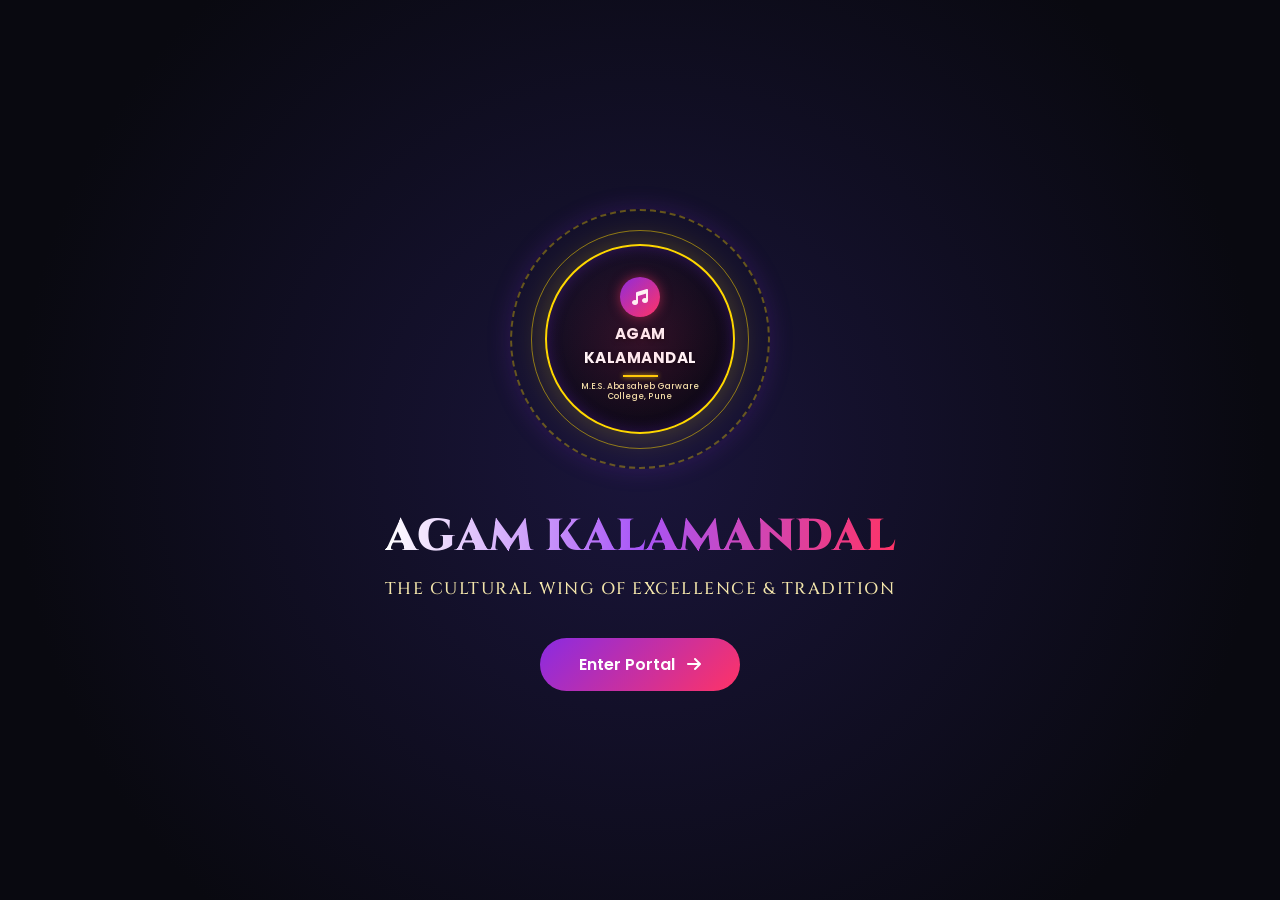
<file: index.html>
<!DOCTYPE html>
<html lang="en">
<head>
    <meta charset="UTF-8">
    <meta name="viewport" content="width=device-width, initial-scale=1.0">
    <title>Agam Kalamandal | MES Abasaheb Garware College, Pune</title>
    <!-- Google Fonts -->
    <link href="https://fonts.googleapis.com/css2?family=Cinzel:wght@500;700;900&family=Poppins:wght@300;400;500;600;700&display=swap" rel="stylesheet">
    <!-- Font Awesome Icons -->
    <link rel="stylesheet" href="https://cdnjs.cloudflare.com/ajax/libs/font-awesome/6.4.0/css/all.min.css">
    <!-- Custom Stylesheet -->
    <link rel="stylesheet" href="yellow.css">
</head>
<body class="intro-body">

    <!-- Shutter Intro Screen -->
    <div class="shutter-overlay" id="shutterOverlay">
        <div class="shutter-content">
            
            <!-- Clean Royal Cultural Emblem -->
            <div class="royal-emblem">
                <div class="mandala-ring-outer"></div>
                <div class="mandala-ring-inner"></div>
                <div class="star s1"><i class="fas fa-sparkle"></i></div>
                <div class="star s2"><i class="fas fa-sparkle"></i></div>
                
                <div class="emblem-core">
                    <div class="core-glow"></div>
                    <div class="nataraj-icon-box">
                        <i class="fas fa-music"></i>
                    </div>
                    <div class="emblem-brand">AGAM KALAMANDAL</div>
                    <div class="emblem-divider"></div>
                    <div class="emblem-sanskrit">M.E.S. Abasaheb Garware College, Pune</div>
                </div>
            </div>

            <h1 class="shutter-title">AGAM KALAMANDAL</h1>
            <p class="shutter-subtitle">The Cultural Wing of Excellence & Tradition</p>

            <!-- Enter Button to slide up the shutter -->
            <button class="enter-btn" onclick="openPortal()">
                <span>Enter Portal</span>
                <i class="fas fa-arrow-right"></i>
            </button>
        </div>
    </div>

    <!-- Background Preview / Transition Target -->
    <main class="portal-background-preview">
        <p>Loading Abasaheb Garware College Cultural Hub...</p>
    </main>

    <script>
        function openPortal() {
            const overlay = document.getElementById('shutterOverlay');
            overlay.classList.add('slide-up');
            // Redirect to home.html after transition animation finishes
            setTimeout(() => {
                window.location.href = 'home.html';
            }, 800);
        }
    </script>
</body>
</html>
</file>
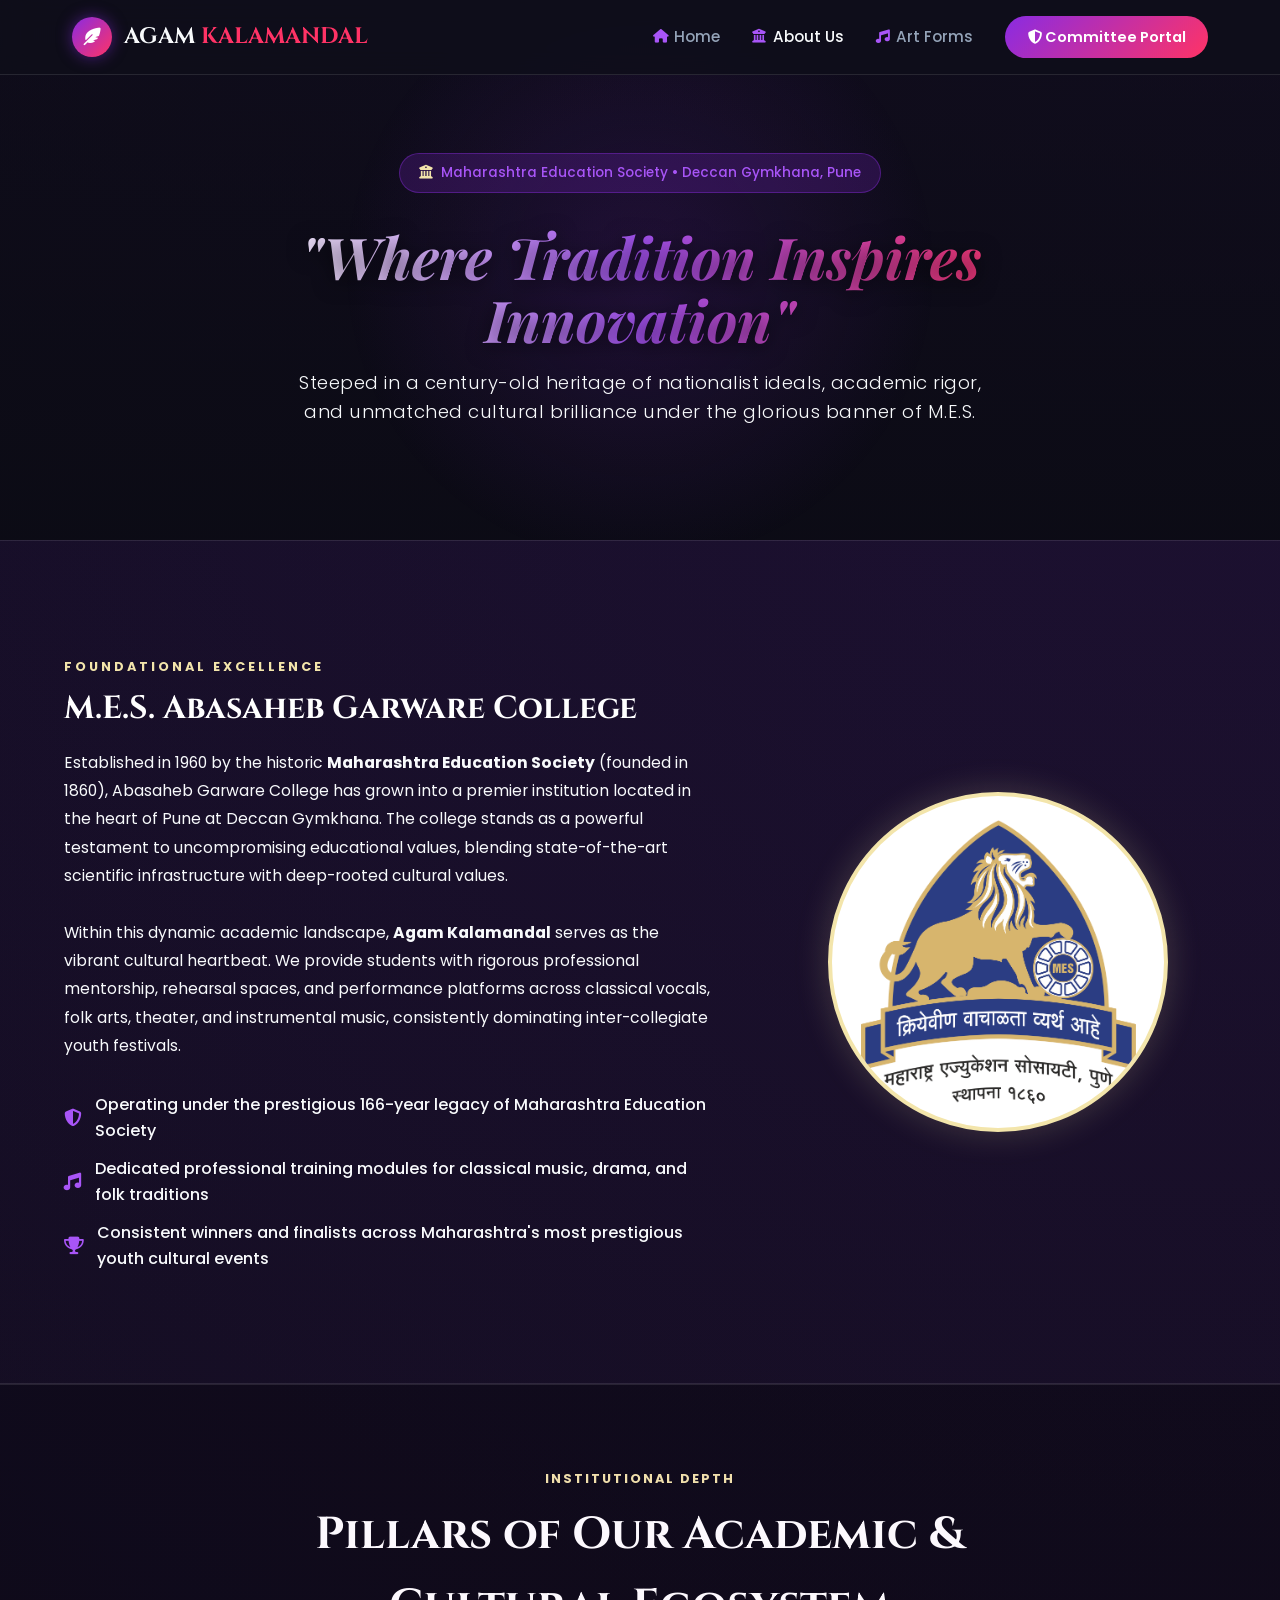
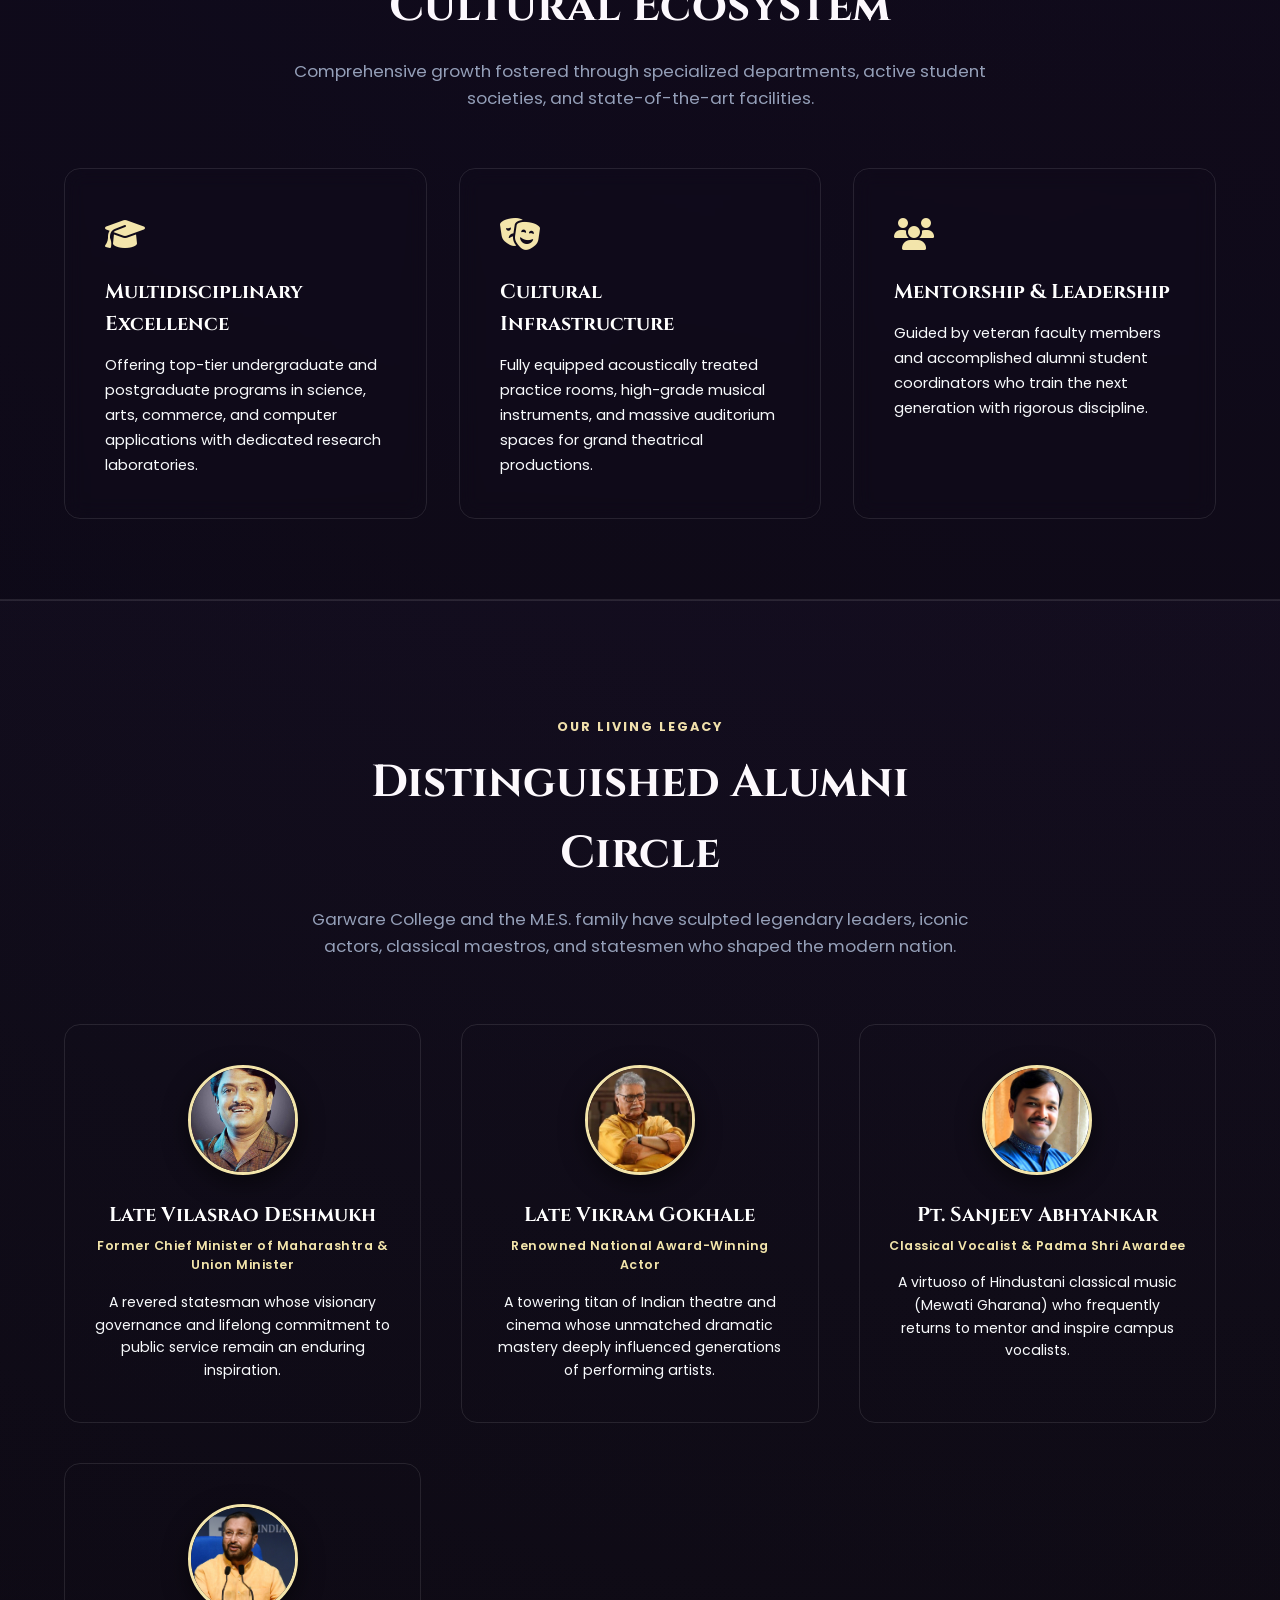
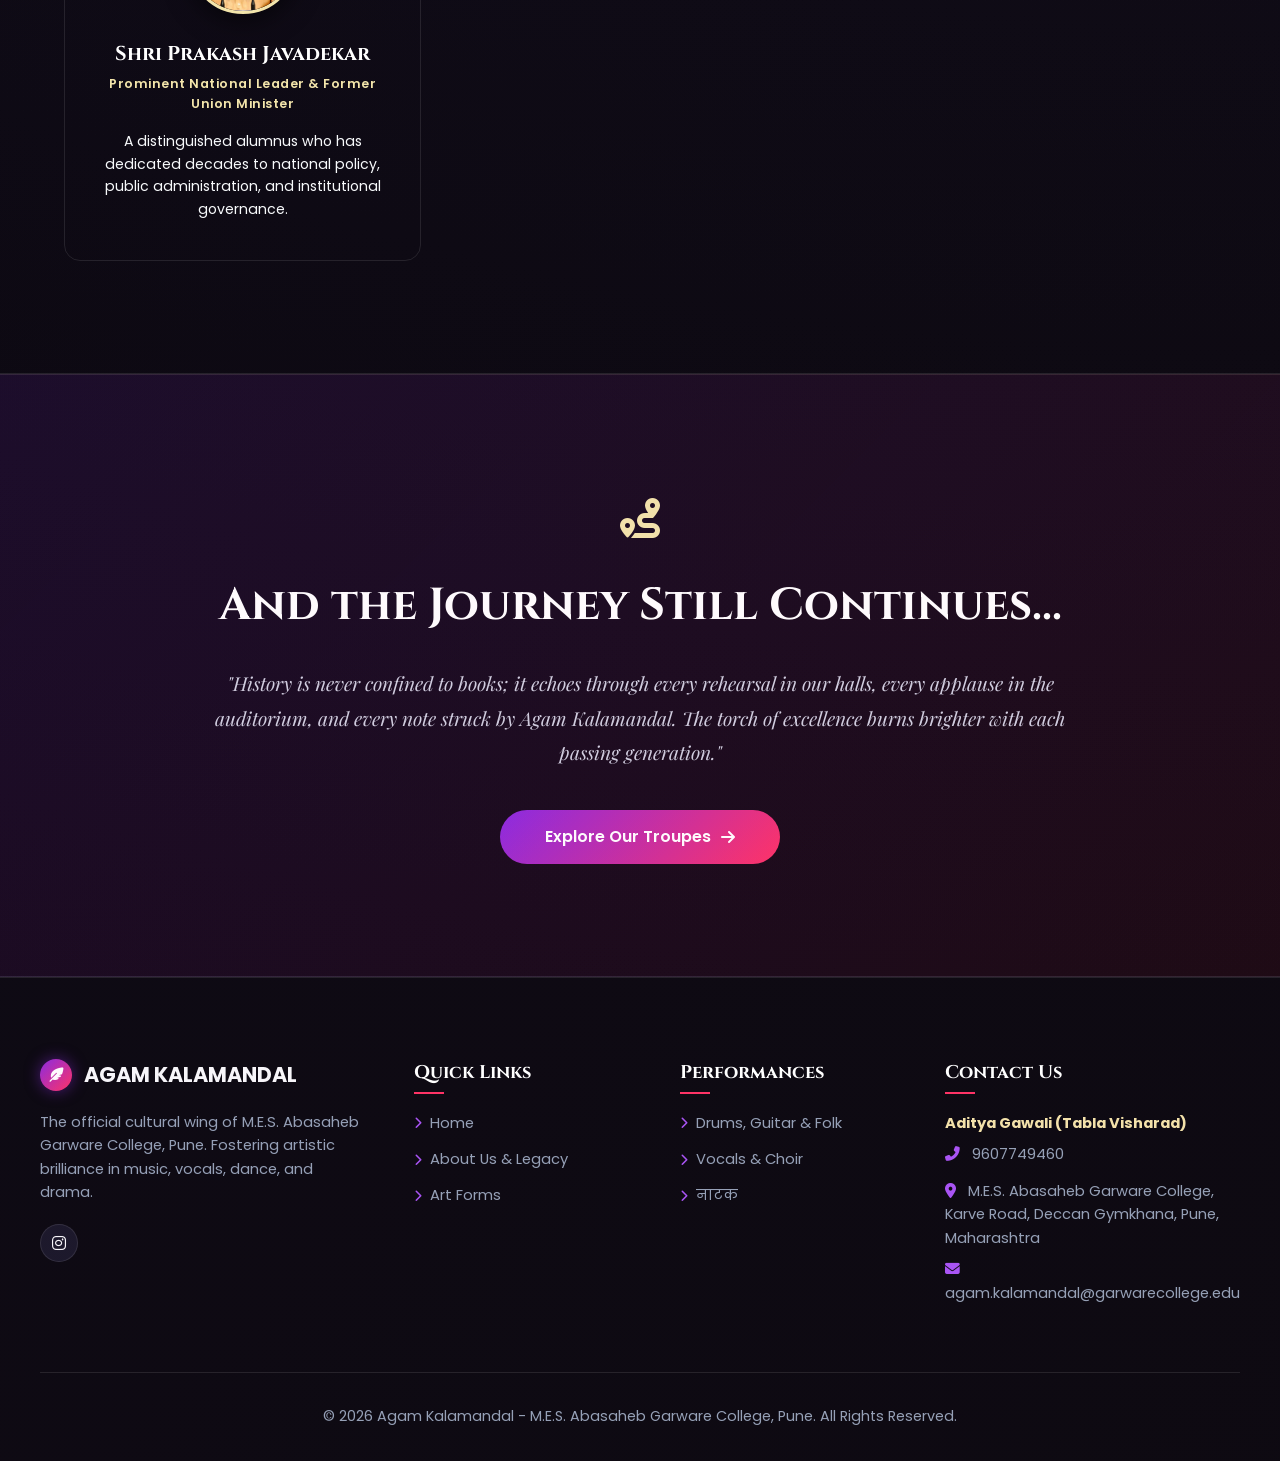
<file: about.html>
<!DOCTYPE html>
<html lang="en">
<head>
    <meta charset="UTF-8">
    <meta name="viewport" content="width=device-width, initial-scale=1.0">
    <title>About Us & Legacy | Agam Kalamandal - M.E.S. Abasaheb Garware College, Pune</title>
    <!-- Google Fonts -->
    <link href="https://fonts.googleapis.com/css2?family=Cinzel:wght@500;700;900&family=Great+Vibes&family=Playfair+Display:ital,wght@0,600;0,700;1,400&family=Poppins:wght@300;400;500;600;700&display=swap" rel="stylesheet">
    <!-- Font Awesome Icons -->
    <link rel="stylesheet" href="https://cdnjs.cloudflare.com/ajax/libs/font-awesome/6.4.0/css/all.min.css">
    <!-- Custom Stylesheet -->
    <link rel="stylesheet" href="yellow.css">
    <style>
        .about-custom-bg {
            background: radial-gradient(circle at top right, #1a102f, #0b0b14 60%, #050508);
            position: relative;
        }
        .about-custom-bg::before {
            content: '';
            position: absolute;
            inset: 0;
            background: linear-gradient(135deg, rgba(138,43,226,0.04) 0%, rgba(255,51,102,0.02) 100%);
            pointer-events: none;
        }
    </style>
</head>
<body class="about-custom-bg">

    <!-- Header & Navigation -->
    <header class="header">
        <div class="nav-container">
            <a href="home.html" class="logo">
                <div class="logo-icon">
                    <i class="fas fa-feather-alt"></i>
                </div>
                <span>AGAM <span>KALAMANDAL</span></span>
            </a>

            <input type="checkbox" id="menu-toggle" class="menu-toggle">
            <label for="menu-toggle" class="hamburger">
                <i class="fas fa-bars"></i>
            </label>

            <nav class="nav-menu">
                <a href="home.html" class="nav-link"><i class="fas fa-home"></i> Home</a>
                <a href="about.html" class="nav-link active"><i class="fas fa-university"></i> About Us</a>
                <a href="home.html#arts" class="nav-link"><i class="fas fa-music"></i> Art Forms</a>
                <a href="#" class="nav-btn" onclick="alert('Main Committee Members portal is coming soon!'); return false;"><i class="fas fa-shield-alt"></i> Committee Portal</a>
            </nav>
        </div>
    </header>

    <!-- Page Header Hero -->
    <section class="hero" style="height: 60vh; min-height: 420px; background: linear-gradient(rgba(11,11,20,0.7), rgba(11,11,20,0.95)), url('https://images.unsplash.com/photo-1465847899084-d164df4dedc6?auto=format&fit=crop&w=1920&q=80') no-repeat center center/cover;">
        <div class="hero-overlay"></div>
        <div class="hero-content animate-up" style="padding-top: 40px;">
            <div class="badge" style="background: rgba(138,43,226,0.2); border-color: rgba(138,43,226,0.4); padding: 0.5rem 1.2rem;">
                <i class="fas fa-university" style="color: var(--gold);"></i> Maharashtra Education Society • Deccan Gymkhana, Pune
            </div>
            <h1 style="font-family: 'Playfair Display', serif; font-style: italic; font-weight: 700; font-size: clamp(2.5rem, 4.5vw, 4.2rem); color: #fff; text-shadow: 0 4px 20px rgba(0,0,0,0.6); margin-top: 0.5rem; margin-bottom: 1rem;">
                "Where Tradition Inspires Innovation"
            </h1>
            <p style="font-family: 'Poppins', sans-serif; font-weight: 300; letter-spacing: 0.5px; color: var(--text-muted); max-width: 700px; margin: 0 auto;">
                Steeped in a century-old heritage of nationalist ideals, academic rigor, and unmatched cultural brilliance under the glorious banner of M.E.S.
            </p>
        </div>
    </section>

    <!-- Main About Content Section with Official Local MES Emblem -->
    <section class="about-snippet" style="padding: 7rem 5%; background: transparent;">
        <div class="about-container">
            <div class="about-text animate-up">
                <span style="color: var(--gold); text-transform: uppercase; letter-spacing: 3px; font-size: 0.8rem; font-weight: 700;">Foundational Excellence</span>
                <h2 style="font-family: 'Cinzel', serif; margin-top: 0.6rem; font-size: clamp(1.8rem, 2.5vw, 2.3rem); line-height: 1.3;">M.E.S. Abasaheb Garware College</h2>
                <p style="font-size: 0.98rem; color: var(--text-muted); line-height: 1.8;">
                    Established in 1960 by the historic <strong>Maharashtra Education Society</strong> (founded in 1860), Abasaheb Garware College has grown into a premier institution located in the heart of Pune at Deccan Gymkhana. The college stands as a powerful testament to uncompromising educational values, blending state-of-the-art scientific infrastructure with deep-rooted cultural values.
                </p>
                <p style="font-size: 0.98rem; color: var(--text-muted); line-height: 1.8;">
                    Within this dynamic academic landscape, <strong>Agam Kalamandal</strong> serves as the vibrant cultural heartbeat. We provide students with rigorous professional mentorship, rehearsal spaces, and performance platforms across classical vocals, folk arts, theater, and instrumental music, consistently dominating inter-collegiate youth festivals.
                </p>
                
                <div class="feature-list" style="margin-top: 2rem;">
                    <div class="feature-item">
                        <i class="fas fa-shield-alt" style="color: var(--primary-light);"></i>
                        <span>Operating under the prestigious 166-year legacy of Maharashtra Education Society</span>
                    </div>
                    <div class="feature-item">
                        <i class="fas fa-music" style="color: var(--primary-light);"></i>
                        <span>Dedicated professional training modules for classical music, drama, and folk traditions</span>
                    </div>
                    <div class="feature-item">
                        <i class="fas fa-trophy" style="color: var(--primary-light);"></i>
                        <span>Consistent winners and finalists across Maharashtra's most prestigious youth cultural events</span>
                    </div>
                </div>
            </div>

            <!-- Official Local MES Society Emblem Display -->
            <div class="about-visual animate-up" style="display: flex; justify-content: center; align-items: center;">
                <div style="position: relative; width: 340px; height: 340px; border-radius: 50%; overflow: hidden; border: 4px solid var(--gold); box-shadow: 0 0 35px rgba(243,229,171,0.2); background: #ffffff; display: flex; align-items: center; justify-content: center; padding: 1.5rem;">
                    <img src="Images/mes pic.png" alt="Maharashtra Education Society Official Emblem" style="width: 100%; height: 100%; object-fit: contain;">
                </div>
            </div>
        </div>
    </section>

    <!-- Institutional Milestones & Informational Grid Section -->
    <section style="padding: 5rem 5%; background: rgba(8, 8, 16, 0.6); border-top: 1px solid var(--border-color); border-bottom: 1px solid var(--border-color);">
        <div class="section-header" style="margin-bottom: 3.5rem;">
            <span style="color: var(--gold); text-transform: uppercase; letter-spacing: 2px; font-size: 0.8rem; font-weight: 700;">Institutional Depth</span>
            <h2 style="font-family: 'Cinzel', serif; margin-top: 0.5rem;">Pillars of Our Academic & Cultural Ecosystem</h2>
            <p>Comprehensive growth fostered through specialized departments, active student societies, and state-of-the-art facilities.</p>
        </div>

        <div style="max-width: 1200px; margin: 0 auto; display: grid; grid-template-columns: repeat(auto-fit, minmax(300px, 1fr)); gap: 2rem;">
            <div style="background: var(--card-bg); border: 1px solid var(--border-color); padding: 2.5rem; border-radius: 16px; backdrop-filter: blur(10px);">
                <div style="font-size: 2rem; color: var(--gold); margin-bottom: 1rem;"><i class="fas fa-graduation-cap"></i></div>
                <h3 style="font-family: 'Cinzel', serif; font-size: 1.25rem; color: #fff; margin-bottom: 0.8rem;">Multidisciplinary Excellence</h3>
                <p style="color: var(--text-muted); font-size: 0.92rem; line-height: 1.7;">Offering top-tier undergraduate and postgraduate programs in science, arts, commerce, and computer applications with dedicated research laboratories.</p>
            </div>

            <div style="background: var(--card-bg); border: 1px solid var(--border-color); padding: 2.5rem; border-radius: 16px; backdrop-filter: blur(10px);">
                <div style="font-size: 2rem; color: var(--gold); margin-bottom: 1rem;"><i class="fas fa-theater-masks"></i></div>
                <h3 style="font-family: 'Cinzel', serif; font-size: 1.25rem; color: #fff; margin-bottom: 0.8rem;">Cultural Infrastructure</h3>
                <p style="color: var(--text-muted); font-size: 0.92rem; line-height: 1.7;">Fully equipped acoustically treated practice rooms, high-grade musical instruments, and massive auditorium spaces for grand theatrical productions.</p>
            </div>

            <div style="background: var(--card-bg); border: 1px solid var(--border-color); padding: 2.5rem; border-radius: 16px; backdrop-filter: blur(10px);">
                <div style="font-size: 2rem; color: var(--gold); margin-bottom: 1rem;"><i class="fas fa-users"></i></div>
                <h3 style="font-family: 'Cinzel', serif; font-size: 1.25rem; color: #fff; margin-bottom: 0.8rem;">Mentorship & Leadership</h3>
                <p style="color: var(--text-muted); font-size: 0.92rem; line-height: 1.7;">Guided by veteran faculty members and accomplished alumni student coordinators who train the next generation with rigorous discipline.</p>
            </div>
        </div>
    </section>

    <!-- Distinguished Alumni Circle Section with Local Image Paths -->
    <section class="stats-section" style="background: transparent; padding: 7rem 5%;">
        <div class="section-header" style="margin-bottom: 4rem;">
            <span style="color: var(--gold); text-transform: uppercase; letter-spacing: 2px; font-size: 0.8rem; font-weight: 700;">Our Living Legacy</span>
            <h2 style="font-family: 'Cinzel', serif; margin-top: 0.5rem;">Distinguished Alumni Circle</h2>
            <p>Garware College and the M.E.S. family have sculpted legendary leaders, iconic actors, classical maestros, and statesmen who shaped the modern nation.</p>
        </div>

        <div class="stats-container" style="grid-template-columns: repeat(auto-fit, minmax(260px, 1fr)); gap: 2.5rem;">
            
            <!-- Alumni 1: Vilasrao Deshmukh -->
            <div class="stat-card" style="text-align: left; position: relative; overflow: hidden; display: flex; flex-direction: column; align-items: center; padding: 2.5rem 1.8rem; background: var(--card-bg); border-color: var(--border-color);">
                <div style="width: 110px; height: 110px; border-radius: 50%; overflow: hidden; border: 3px solid var(--gold); margin-bottom: 1.5rem; box-shadow: 0 8px 25px rgba(0,0,0,0.5);">
                    <img src="Images/vilasrao deshmukh.jpg" alt="Late Vilasrao Deshmukh" style="width: 100%; height: 100%; object-fit: cover;">
                </div>
                <h3 style="font-size: 1.25rem; font-family: 'Cinzel', serif; margin-bottom: 0.3rem; text-align: center; color: #fff;">Late Vilasrao Deshmukh</h3>
                <p style="font-size: 0.78rem; color: var(--gold); margin-bottom: 1rem; font-weight: 600; text-align: center; letter-spacing: 0.5px;">Former Chief Minister of Maharashtra & Union Minister</p>
                <p style="font-size: 0.88rem; color: var(--text-muted); text-align: center; line-height: 1.6;">A revered statesman whose visionary governance and lifelong commitment to public service remain an enduring inspiration.</p>
            </div>

            <!-- Alumni 2: Vikram Gokhale -->
            <div class="stat-card" style="text-align: left; position: relative; overflow: hidden; display: flex; flex-direction: column; align-items: center; padding: 2.5rem 1.8rem; background: var(--card-bg); border-color: var(--border-color);">
                <div style="width: 110px; height: 110px; border-radius: 50%; overflow: hidden; border: 3px solid var(--gold); margin-bottom: 1.5rem; box-shadow: 0 8px 25px rgba(0,0,0,0.5);">
                    <img src="Images/Vikram Gokhale.jpg" alt="Late Vikram Gokhale" style="width: 100%; height: 100%; object-fit: cover;">
                </div>
                <h3 style="font-size: 1.25rem; font-family: 'Cinzel', serif; margin-bottom: 0.3rem; text-align: center; color: #fff;">Late Vikram Gokhale</h3>
                <p style="font-size: 0.78rem; color: var(--gold); margin-bottom: 1rem; font-weight: 600; text-align: center; letter-spacing: 0.5px;">Renowned National Award-Winning Actor</p>
                <p style="font-size: 0.88rem; color: var(--text-muted); text-align: center; line-height: 1.6;">A towering titan of Indian theatre and cinema whose unmatched dramatic mastery deeply influenced generations of performing artists.</p>
            </div>

            <!-- Alumni 3: Pt. Sanjeev Abhyankar -->
            <div class="stat-card" style="text-align: left; position: relative; overflow: hidden; display: flex; flex-direction: column; align-items: center; padding: 2.5rem 1.8rem; background: var(--card-bg); border-color: var(--border-color);">
                <div style="width: 110px; height: 110px; border-radius: 50%; overflow: hidden; border: 3px solid var(--gold); margin-bottom: 1.5rem; box-shadow: 0 8px 25px rgba(0,0,0,0.5);">
                    <img src="Images/Pandit_Sanjeev_Abhyankar_000_20251007142058_500x500.jpg" alt="Pt. Sanjeev Abhyankar" style="width: 100%; height: 100%; object-fit: cover;">
                </div>
                <h3 style="font-size: 1.25rem; font-family: 'Cinzel', serif; margin-bottom: 0.3rem; text-align: center; color: #fff;">Pt. Sanjeev Abhyankar</h3>
                <p style="font-size: 0.78rem; color: var(--gold); margin-bottom: 1rem; font-weight: 600; text-align: center; letter-spacing: 0.5px;">Classical Vocalist & Padma Shri Awardee</p>
                <p style="font-size: 0.88rem; color: var(--text-muted); text-align: center; line-height: 1.6;">A virtuoso of Hindustani classical music (Mewati Gharana) who frequently returns to mentor and inspire campus vocalists.</p>
            </div>

            <!-- Alumni 4: Prakash Javdekar -->
            <div class="stat-card" style="text-align: left; position: relative; overflow: hidden; display: flex; flex-direction: column; align-items: center; padding: 2.5rem 1.8rem; background: var(--card-bg); border-color: var(--border-color);">
                <div style="width: 110px; height: 110px; border-radius: 50%; overflow: hidden; border: 3px solid var(--gold); margin-bottom: 1.5rem; box-shadow: 0 8px 25px rgba(0,0,0,0.5);">
                    <img src="Images/Shri_Prakash_Javadekar_MIB.jpg" alt="Shri Prakash Javadekar" style="width: 100%; height: 100%; object-fit: cover;">
                </div>
                <h3 style="font-size: 1.25rem; font-family: 'Cinzel', serif; margin-bottom: 0.3rem; text-align: center; color: #fff;">Shri Prakash Javadekar</h3>
                <p style="font-size: 0.78rem; color: var(--gold); margin-bottom: 1rem; font-weight: 600; text-align: center; letter-spacing: 0.5px;">Prominent National Leader & Former Union Minister</p>
                <p style="font-size: 0.88rem; color: var(--text-muted); text-align: center; line-height: 1.6;">A distinguished alumnus who has dedicated decades to national policy, public administration, and institutional governance.</p>
            </div>

        </div>
    </section>

    <!-- The Journey Still Continues Banner Section -->
    <section style="padding: 7rem 5%; background: linear-gradient(135deg, rgba(138,43,226,0.12), rgba(255,51,102,0.08)); border-top: 1px solid var(--border-color); border-bottom: 1px solid var(--border-color); text-align: center;">
        <div style="max-width: 850px; margin: 0 auto;">
            <div style="font-size: 2.5rem; color: var(--gold); margin-bottom: 1.2rem;">
                <i class="fas fa-route"></i>
            </div>
            <h2 style="font-family: 'Cinzel', serif; font-size: clamp(2.2rem, 3.5vw, 3.2rem); color: #fff; margin-bottom: 1.5rem; font-weight: 700;">And the Journey Still Continues...</h2>
            <p style="font-size: 1.2rem; color: #d0d0e0; line-height: 1.8; margin-bottom: 2.5rem; font-family: 'Playfair Display', serif; font-style: italic;">
                "History is never confined to books; it echoes through every rehearsal in our halls, every applause in the auditorium, and every note struck by Agam Kalamandal. The torch of excellence burns brighter with each passing generation."
            </p>
            <a href="home.html#arts" class="btn btn-primary" style="padding: 0.9rem 2.8rem; border-radius: 30px; font-size: 1rem;">
                <span>Explore Our Troupes</span>
                <i class="fas fa-arrow-right"></i>
            </a>
        </div>
    </section>

    <!-- Footer Section -->
    <footer class="footer">
        <div class="footer-container">
            <div class="footer-col">
                <a href="home.html" class="footer-logo">
                    <div class="logo-icon" style="width: 32px; height: 32px; font-size: 0.9rem;">
                        <i class="fas fa-feather-alt"></i>
                    </div>
                    <span>AGAM KALAMANDAL</span>
                </a>
                <p>The official cultural wing of M.E.S. Abasaheb Garware College, Pune. Fostering artistic brilliance in music, vocals, dance, and drama.</p>
                <div class="social-links">
                    <a href="https://www.instagram.com/agam.kalamandal?utm_source=ig_web_button_share_sheet&stkn=ZDNlZDc0MzIxNw==" target="_blank" title="Agam Kalamandal Instagram"><i class="fab fa-instagram"></i></a>
                </div>
            </div>

            <div class="footer-col">
                <h3>Quick Links</h3>
                <ul>
                    <li><a href="home.html"><i class="fas fa-chevron-right"></i> Home</a></li>
                    <li><a href="about.html"><i class="fas fa-chevron-right"></i> About Us & Legacy</a></li>
                    <li><a href="home.html#arts"><i class="fas fa-chevron-right"></i> Art Forms</a></li>
                </ul>
            </div>

            <div class="footer-col">
                <h3>Performances</h3>
                <ul>
                    <li><a href="home.html#arts"><i class="fas fa-chevron-right"></i> Drums, Guitar & Folk</a></li>
                    <li><a href="home.html#arts"><i class="fas fa-chevron-right"></i> Vocals & Choir</a></li>
                    <li><a href="home.html#arts"><i class="fas fa-chevron-right"></i> नाटक</a></li>
                </ul>
            </div>

            <div class="footer-col">
                <h3>Contact Us</h3>
                <p style="margin-bottom: 0.5rem;"><strong style="color: var(--gold);">Aditya Gawali (Tabla Visharad)</strong></p>
                <p style="margin-bottom: 0.8rem;"><i class="fas fa-phone-alt" style="color: var(--primary-light);"></i> <a href="tel:9607749460" style="color: inherit; text-decoration: none;">9607749460</a></p>
                <p style="margin-bottom: 0.5rem;"><a href="https://maps.app.goo.gl/9hP3FfJj8q2p7YtC7" target="_blank" style="color: inherit; text-decoration: none;"><i class="fas fa-map-marker-alt" style="color: var(--primary-light);"></i> M.E.S. Abasaheb Garware College, Karve Road, Deccan Gymkhana, Pune, Maharashtra</a></p>
                <p><i class="fas fa-envelope" style="color: var(--primary-light);"></i> agam.kalamandal@garwarecollege.edu</p>
            </div>
        </div>

        <div class="footer-bottom">
            <p>&copy; 2026 Agam Kalamandal - M.E.S. Abasaheb Garware College, Pune. All Rights Reserved.</p>
        </div>
    </footer>

</body>
</html>
</file>
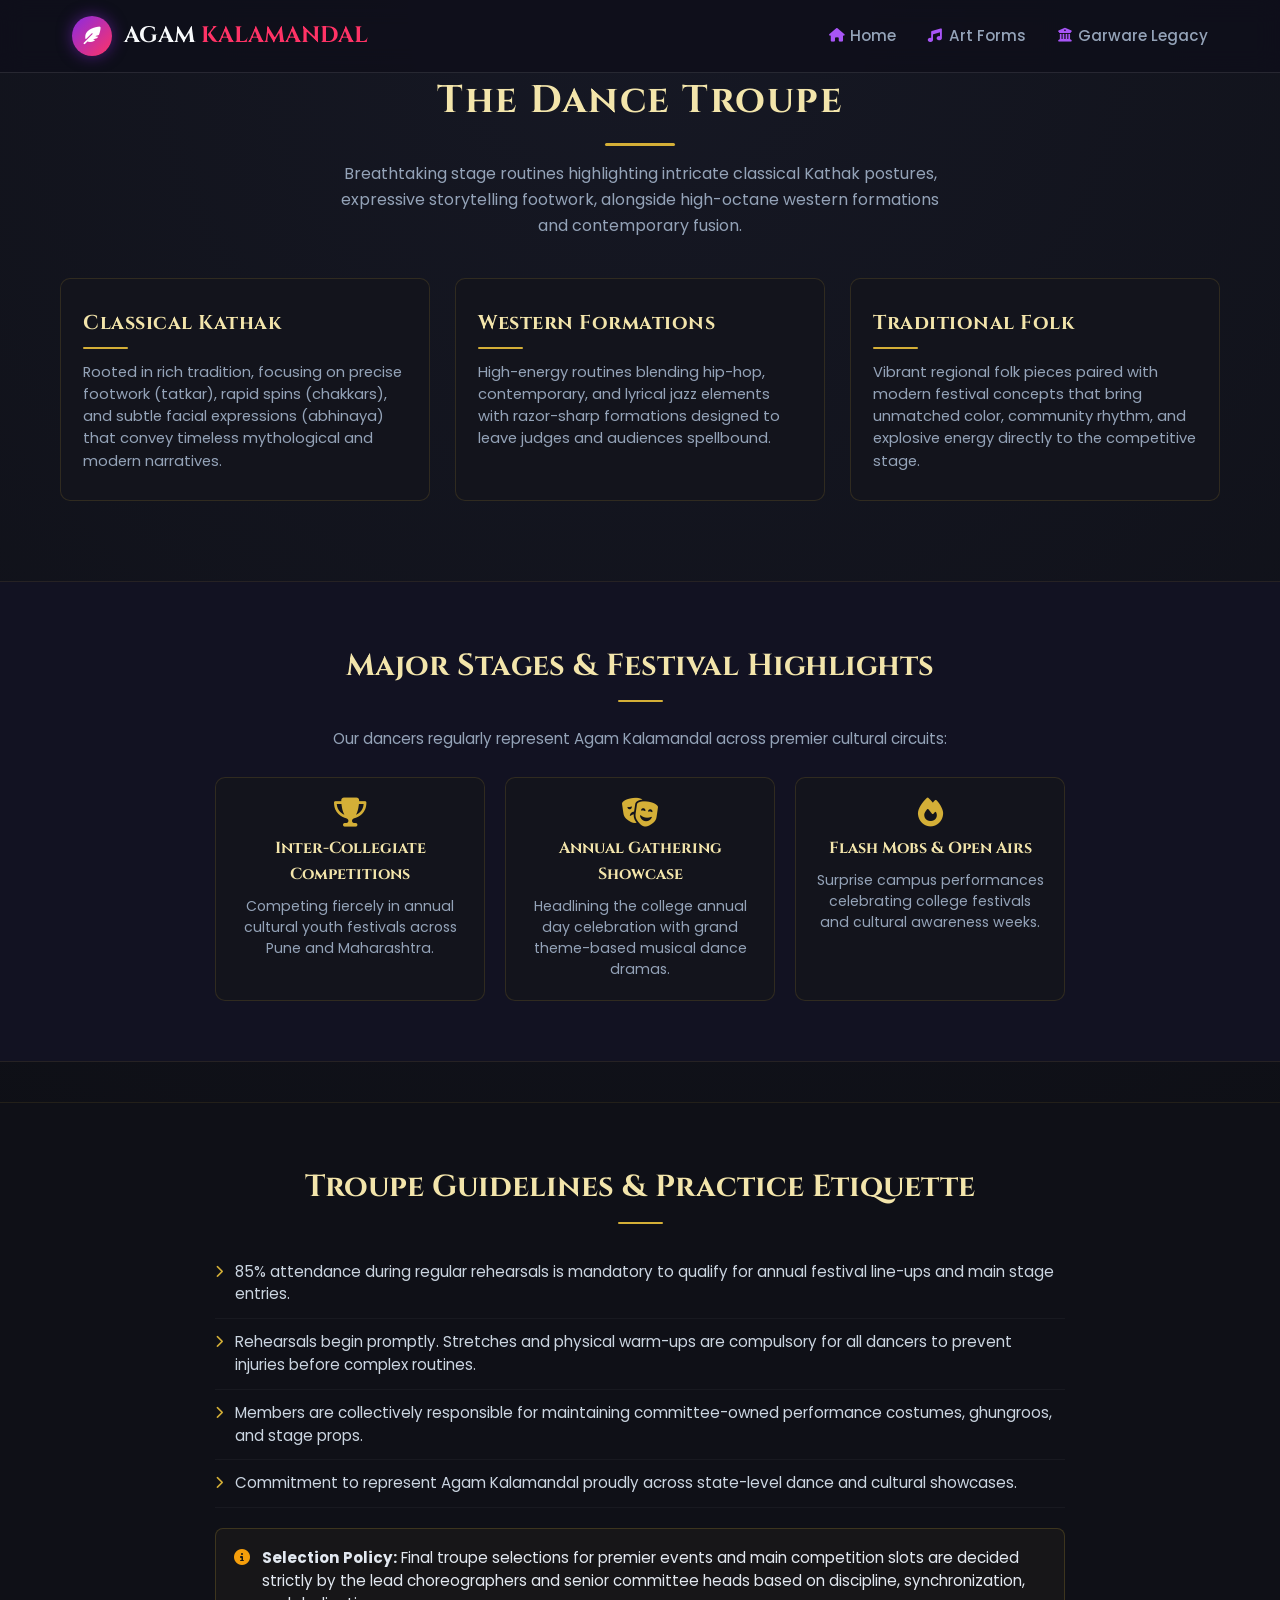
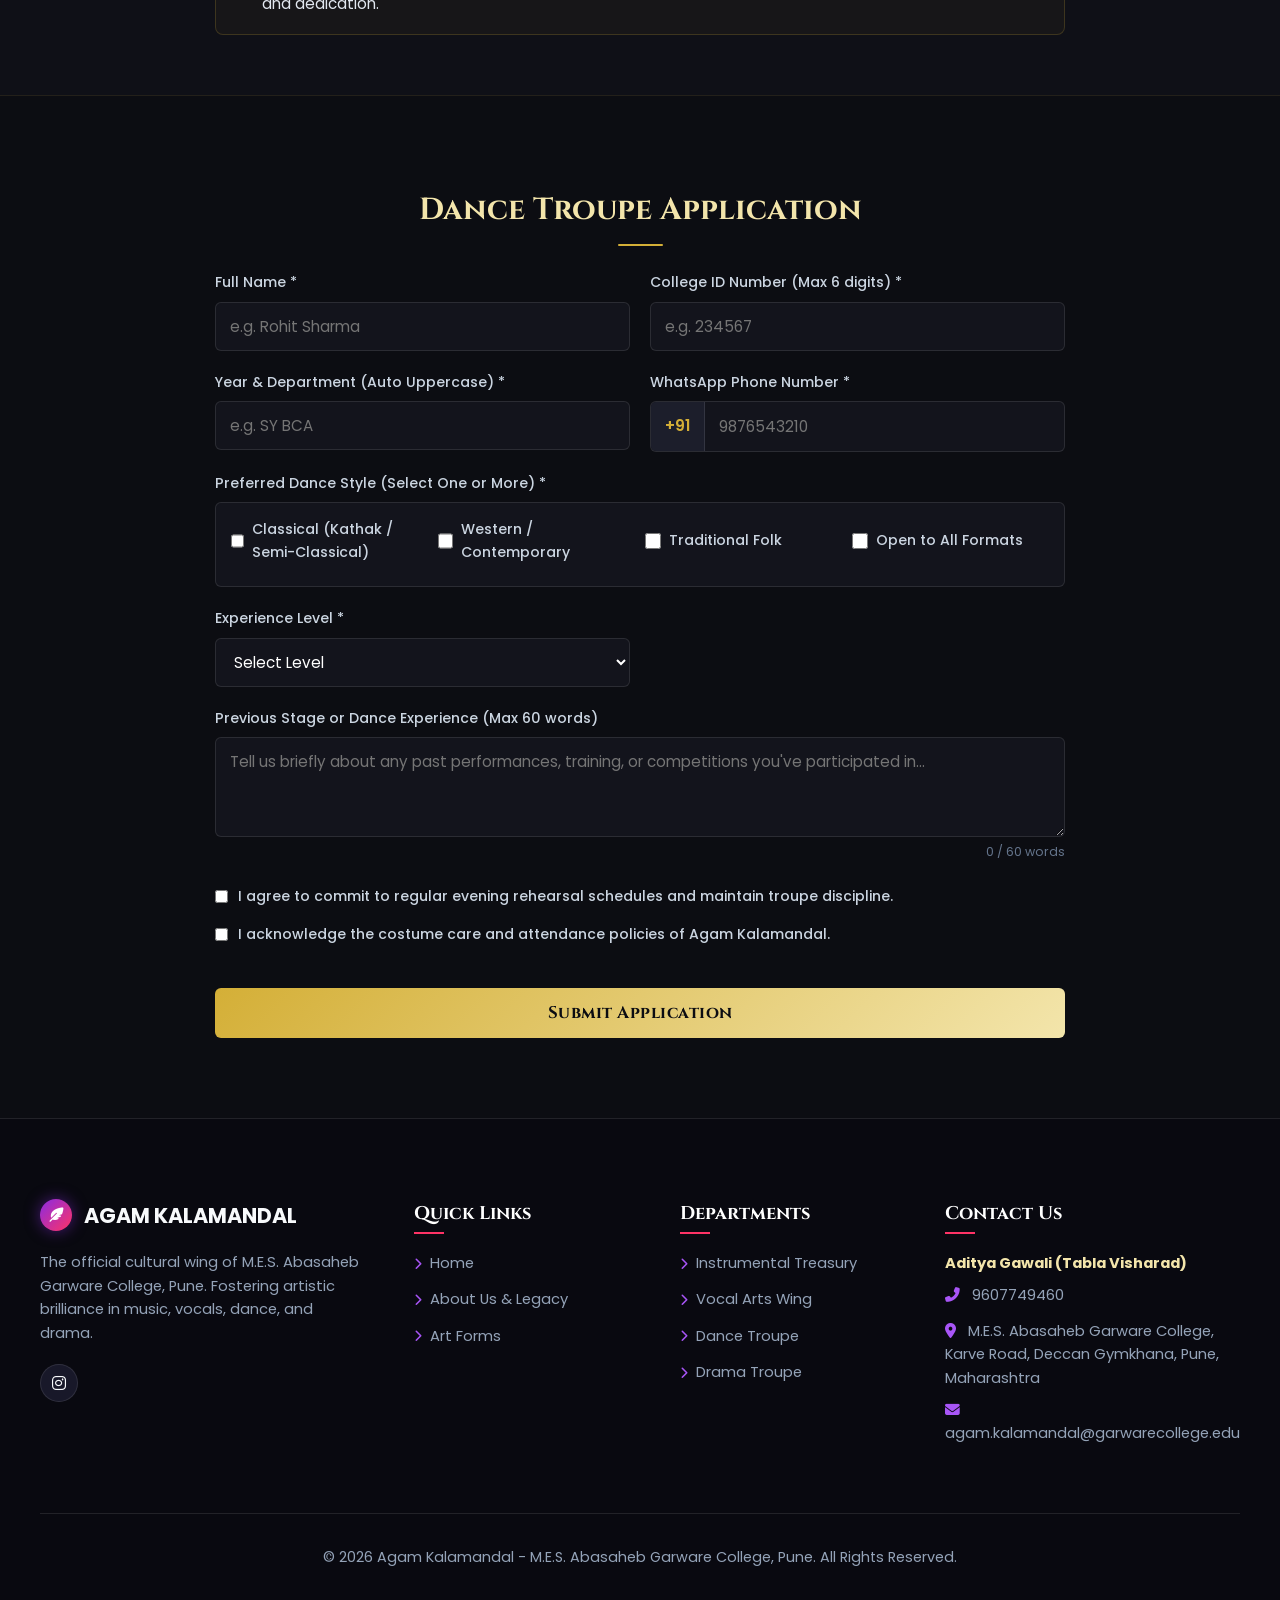
<file: dance.html>
<!DOCTYPE html>
<html lang="en">
<head>
    <meta charset="UTF-8">
    <meta name="viewport" content="width=device-width, initial-scale=1.0">
    <title>Dance Troupe | Agam Kalamandal</title>
    <!-- Google Fonts -->
    <link href="https://fonts.googleapis.com/css2?family=Cinzel:wght@500;700;900&family=Poppins:wght@300;400;500;600;700&display=swap" rel="stylesheet">
    <!-- FontAwesome for icons -->
    <link rel="stylesheet" href="https://cdnjs.cloudflare.com/ajax/libs/font-awesome/6.4.0/css/all.min.css">
    <!-- Linking your custom CSS -->
    <link rel="stylesheet" href="yellow.css">
</head>
<body class="instrument-page-body">

    <!-- ================= NAVBAR ================= -->
    <header class="header">
        <div class="nav-container">
            <a href="home.html" class="logo">
                <div class="logo-icon">
                    <i class="fas fa-feather-alt"></i>
                </div>
                <span>AGAM <span>KALAMANDAL</span></span>
            </a>
            
            <input type="checkbox" id="menu-toggle" class="menu-toggle">
            <label for="menu-toggle" class="hamburger">
                <i class="fas fa-bars"></i>
            </label>

            <nav class="nav-menu">
                <a href="home.html" class="nav-link"><i class="fas fa-home"></i> Home</a>
                <a href="home.html#arts" class="nav-link"><i class="fas fa-music"></i> Art Forms</a>
                <a href="about.html" class="nav-link"><i class="fas fa-university"></i> Garware Legacy</a>
            </nav>
        </div>
    </header>

    <!-- ================= MAIN CONTENT ================= -->
    <main class="treasury-main">
        
        <!-- HERO SECTION -->
        <section class="treasury-hero">
            <div class="treasury-header">
                <h2>The Dance Troupe</h2>
                <div class="gold-divider"></div>
                <p>Breathtaking stage routines highlighting intricate classical Kathak postures, expressive storytelling footwork, alongside high-octane western formations and contemporary fusion.</p>
            </div>

            <!-- STYLES GRID -->
            <div class="clean-instrument-grid">
                <div class="clean-card">
                    <h3>Classical Kathak</h3>
                    <div class="gold-divider-small" style="margin: 5px 0 12px 0;"></div>
                    <p>Rooted in rich tradition, focusing on precise footwork (tatkar), rapid spins (chakkars), and subtle facial expressions (abhinaya) that convey timeless mythological and modern narratives.</p>
                </div>

                <div class="clean-card">
                    <h3>Western Formations</h3>
                    <div class="gold-divider-small" style="margin: 5px 0 12px 0;"></div>
                    <p>High-energy routines blending hip-hop, contemporary, and lyrical jazz elements with razor-sharp formations designed to leave judges and audiences spellbound.</p>
                </div>

                <div class="clean-card">
                    <h3>Traditional Folk</h3>
                    <div class="gold-divider-small" style="margin: 5px 0 12px 0;"></div>
                    <p>Vibrant regional folk pieces paired with modern festival concepts that bring unmatched color, community rhythm, and explosive energy directly to the competitive stage.</p>
                </div>
            </div>
        </section>

        <!-- ADDITIONAL INFORMATIVE SECTION: FESTIVALS & ACHIEVEMENTS -->
        <section class="treasury-rules" style="background: #121222; border-top: 1px solid rgba(212, 175, 55, 0.1); border-bottom: 1px solid rgba(212, 175, 55, 0.1);">
            <div class="rules-container">
                <h3>Major Stages & Festival Highlights</h3>
                <div class="gold-divider-small"></div>
                <p style="text-align: center; color: #94a3b8; font-size: 0.95rem; margin-bottom: 25px;">Our dancers regularly represent Agam Kalamandal across premier cultural circuits:</p>
                
                <div class="clean-instrument-grid" style="grid-template-columns: repeat(auto-fit, minmax(240px, 1fr)); gap: 20px;">
                    <div class="clean-card" style="text-align: center; padding: 20px;">
                        <i class="fas fa-trophy" style="color: #d4af37; font-size: 1.8rem; margin-bottom: 10px;"></i>
                        <h4 style="color: #f3e5ab; font-family: 'Cinzel', serif; margin-bottom: 8px;">Inter-Collegiate Competitions</h4>
                        <p style="font-size: 0.88rem;">Competing fiercely in annual cultural youth festivals across Pune and Maharashtra.</p>
                    </div>
                    <div class="clean-card" style="text-align: center; padding: 20px;">
                        <i class="fas fa-theater-masks" style="color: #d4af37; font-size: 1.8rem; margin-bottom: 10px;"></i>
                        <h4 style="color: #f3e5ab; font-family: 'Cinzel', serif; margin-bottom: 8px;">Annual Gathering Showcase</h4>
                        <p style="font-size: 0.88rem;">Headlining the college annual day celebration with grand theme-based musical dance dramas.</p>
                    </div>
                    <div class="clean-card" style="text-align: center; padding: 20px;">
                        <i class="fas fa-fire" style="color: #d4af37; font-size: 1.8rem; margin-bottom: 10px;"></i>
                        <h4 style="color: #f3e5ab; font-family: 'Cinzel', serif; margin-bottom: 8px;">Flash Mobs & Open Airs</h4>
                        <p style="font-size: 0.88rem;">Surprise campus performances celebrating college festivals and cultural awareness weeks.</p>
                    </div>
                </div>
            </div>
        </section>

        <!-- RULES / GUIDELINES SECTION -->
        <section class="treasury-rules">
            <div class="rules-container">
                <h3>Troupe Guidelines & Practice Etiquette</h3>
                <div class="gold-divider-small"></div>
                <ul class="clean-rules-list">
                    <li><i class="fas fa-chevron-right"></i> 85% attendance during regular rehearsals is mandatory to qualify for annual festival line-ups and main stage entries.</li>
                    <li><i class="fas fa-chevron-right"></i> Rehearsals begin promptly. Stretches and physical warm-ups are compulsory for all dancers to prevent injuries before complex routines.</li>
                    <li><i class="fas fa-chevron-right"></i> Members are collectively responsible for maintaining committee-owned performance costumes, ghungroos, and stage props.</li>
                    <li><i class="fas fa-chevron-right"></i> Commitment to represent Agam Kalamandal proudly across state-level dance and cultural showcases.</li>
                    <li class="policy-notice">
                        <i class="fas fa-info-circle"></i>
                        <span><strong>Selection Policy:</strong> Final troupe selections for premier events and main competition slots are decided strictly by the lead choreographers and senior committee heads based on discipline, synchronization, and dedication.</span>
                    </li>
                </ul>
            </div>
        </section>

        <!-- REGISTRATION / JOIN FORM SECTION -->
        <section id="apply" class="treasury-form-section">
            <div class="rules-container">
                <h3>Dance Troupe Application</h3>
                <div class="gold-divider-small"></div>
                <form class="treasury-form" id="troupeForm" onsubmit="event.preventDefault(); alert('Dance Troupe application submitted successfully!');">
                    
                    <div class="form-field">
                        <label for="fullName">Full Name *</label>
                        <input type="text" id="fullName" placeholder="e.g. Rohit Sharma" required>
                    </div>

                    <div class="form-field">
                        <label for="collegeId">College ID Number (Max 6 digits) *</label>
                        <input type="text" id="collegeId" maxlength="6" pattern="[0-9]{1,6}" placeholder="e.g. 234567" title="Enter up to 6 digits numeric ID" required>
                    </div>

                    <div class="form-field">
                        <label for="yearDept">Year & Department (Auto Uppercase) *</label>
                        <input type="text" id="yearDept" placeholder="e.g. SY BCA" oninput="this.value = this.value.toUpperCase();" required>
                    </div>

                    <div class="form-field">
                        <label for="phone">WhatsApp Phone Number *</label>
                        <div class="phone-input-wrapper">
                            <span class="country-code">+91</span>
                            <input type="tel" id="phone" maxlength="10" pattern="[0-9]{10}" placeholder="9876543210" title="Enter exactly 10 digits after +91" required>
                        </div>
                    </div>

                    <div class="form-field full-span">
                        <label>Preferred Dance Style (Select One or More) *</label>
                        <div class="checkbox-grid">
                            <label class="check-pill"><input type="checkbox" name="styles" value="Classical Kathak"> Classical (Kathak / Semi-Classical)</label>
                            <label class="check-pill"><input type="checkbox" name="styles" value="Western & Contemporary"> Western / Contemporary</label>
                            <label class="check-pill"><input type="checkbox" name="styles" value="Traditional Folk"> Traditional Folk</label>
                            <label class="check-pill"><input type="checkbox" name="styles" value="Open Format"> Open to All Formats</label>
                        </div>
                    </div>

                    <div class="form-field">
                        <label for="experienceLevel">Experience Level *</label>
                        <select id="experienceLevel" required>
                            <option value="" disabled selected>Select Level</option>
                            <option value="beginner">Beginner (High Enthusiasm)</option>
                            <option value="intermediate">Intermediate (Active Learner)</option>
                            <option value="advanced">Advanced (Stage Performer)</option>
                        </select>
                    </div>

                    <div class="form-field full-span">
                        <label for="prevExperience">Previous Stage or Dance Experience (Max 60 words)</label>
                        <textarea id="prevExperience" placeholder="Tell us briefly about any past performances, training, or competitions you've participated in..." oninput="enforceWordLimit(this, 60)"></textarea>
                        <small class="word-counter" id="wordCountDisplay">0 / 60 words</small>
                    </div>

                    <div class="form-field full-span agreements">
                        <label class="agreement-label">
                            <input type="checkbox" required>
                            <span>I agree to commit to regular evening rehearsal schedules and maintain troupe discipline.</span>
                        </label>
                        <label class="agreement-label">
                            <input type="checkbox" required>
                            <span>I acknowledge the costume care and attendance policies of Agam Kalamandal.</span>
                        </label>
                    </div>

                    <button type="submit" class="treasury-submit-btn">Submit Application</button>
                </form>
            </div>
        </section>

    </main>

    <!-- ================= FOOTER ================= -->
    <footer class="footer">
        <div class="footer-container">
            <div class="footer-col">
                <a href="home.html" class="footer-logo">
                    <div class="logo-icon" style="width: 32px; height: 32px; font-size: 0.9rem;">
                        <i class="fas fa-feather-alt"></i>
                    </div>
                    <span>AGAM KALAMANDAL</span>
                </a>
                <p>The official cultural wing of M.E.S. Abasaheb Garware College, Pune. Fostering artistic brilliance in music, vocals, dance, and drama.</p>
                <div class="social-links">
                    <a href="https://www.instagram.com/agam.kalamandal?utm_source=ig_web_button_share_sheet&stkn=ZDNlZDc0MzIxNw==" target="_blank" title="Agam Kalamandal Instagram"><i class="fab fa-instagram"></i></a>
                </div>
            </div>

            <div class="footer-col">
                <h3>Quick Links</h3>
                <ul>
                    <li><a href="home.html"><i class="fas fa-chevron-right"></i> Home</a></li>
                    <li><a href="about.html"><i class="fas fa-chevron-right"></i> About Us & Legacy</a></li>
                    <li><a href="home.html#arts"><i class="fas fa-chevron-right"></i> Art Forms</a></li>
                </ul>
            </div>

            <div class="footer-col">
                <h3>Departments</h3>
                <ul>
                    <li><a href="instrument.html"><i class="fas fa-chevron-right"></i> Instrumental Treasury</a></li>
                    <li><a href="vocalist.html"><i class="fas fa-chevron-right"></i> Vocal Arts Wing</a></li>
                    <li><a href="dance.html"><i class="fas fa-chevron-right"></i> Dance Troupe</a></li>
                    <li><a href="drama.html"><i class="fas fa-chevron-right"></i> Drama Troupe</a></li>
                </ul>
            </div>

            <div class="footer-col">
                <h3>Contact Us</h3>
                <p style="margin-bottom: 0.5rem;"><strong style="color: var(--gold);">Aditya Gawali (Tabla Visharad)</strong></p>
                <p style="margin-bottom: 0.8rem;"><i class="fas fa-phone-alt" style="color: var(--primary-light);"></i> <a href="tel:9607749460" style="color: inherit; text-decoration: none;">9607749460</a></p>
                <p style="margin-bottom: 0.5rem;"><a href="https://maps.app.goo.gl/9hP3FfJj8q2p7YtC7" target="_blank" style="color: inherit; text-decoration: none;"><i class="fas fa-map-marker-alt" style="color: var(--primary-light);"></i> M.E.S. Abasaheb Garware College, Karve Road, Deccan Gymkhana, Pune, Maharashtra</a></p>
                <p><i class="fas fa-envelope" style="color: var(--primary-light);"></i> agam.kalamandal@garwarecollege.edu</p>
            </div>
        </div>

        <div class="footer-bottom">
            <p>&copy; 2026 Agam Kalamandal - M.E.S. Abasaheb Garware College, Pune. All Rights Reserved.</p>
        </div>
    </footer>

    <!-- Word Limit Script -->
    <script>
        function enforceWordLimit(textarea, maxWords) {
            let text = textarea.value.trim();
            let words = text === "" ? [] : text.split(/\s+/);
            const counter = document.getElementById('wordCountDisplay');
            
            if (words.length > maxWords) {
                textarea.value = words.slice(0, maxWords).join(" ");
                words = words.slice(0, maxWords);
            }
            counter.textContent = `${words.length} / ${maxWords} words`;
        }
    </script>

</body>
</html>
</file>
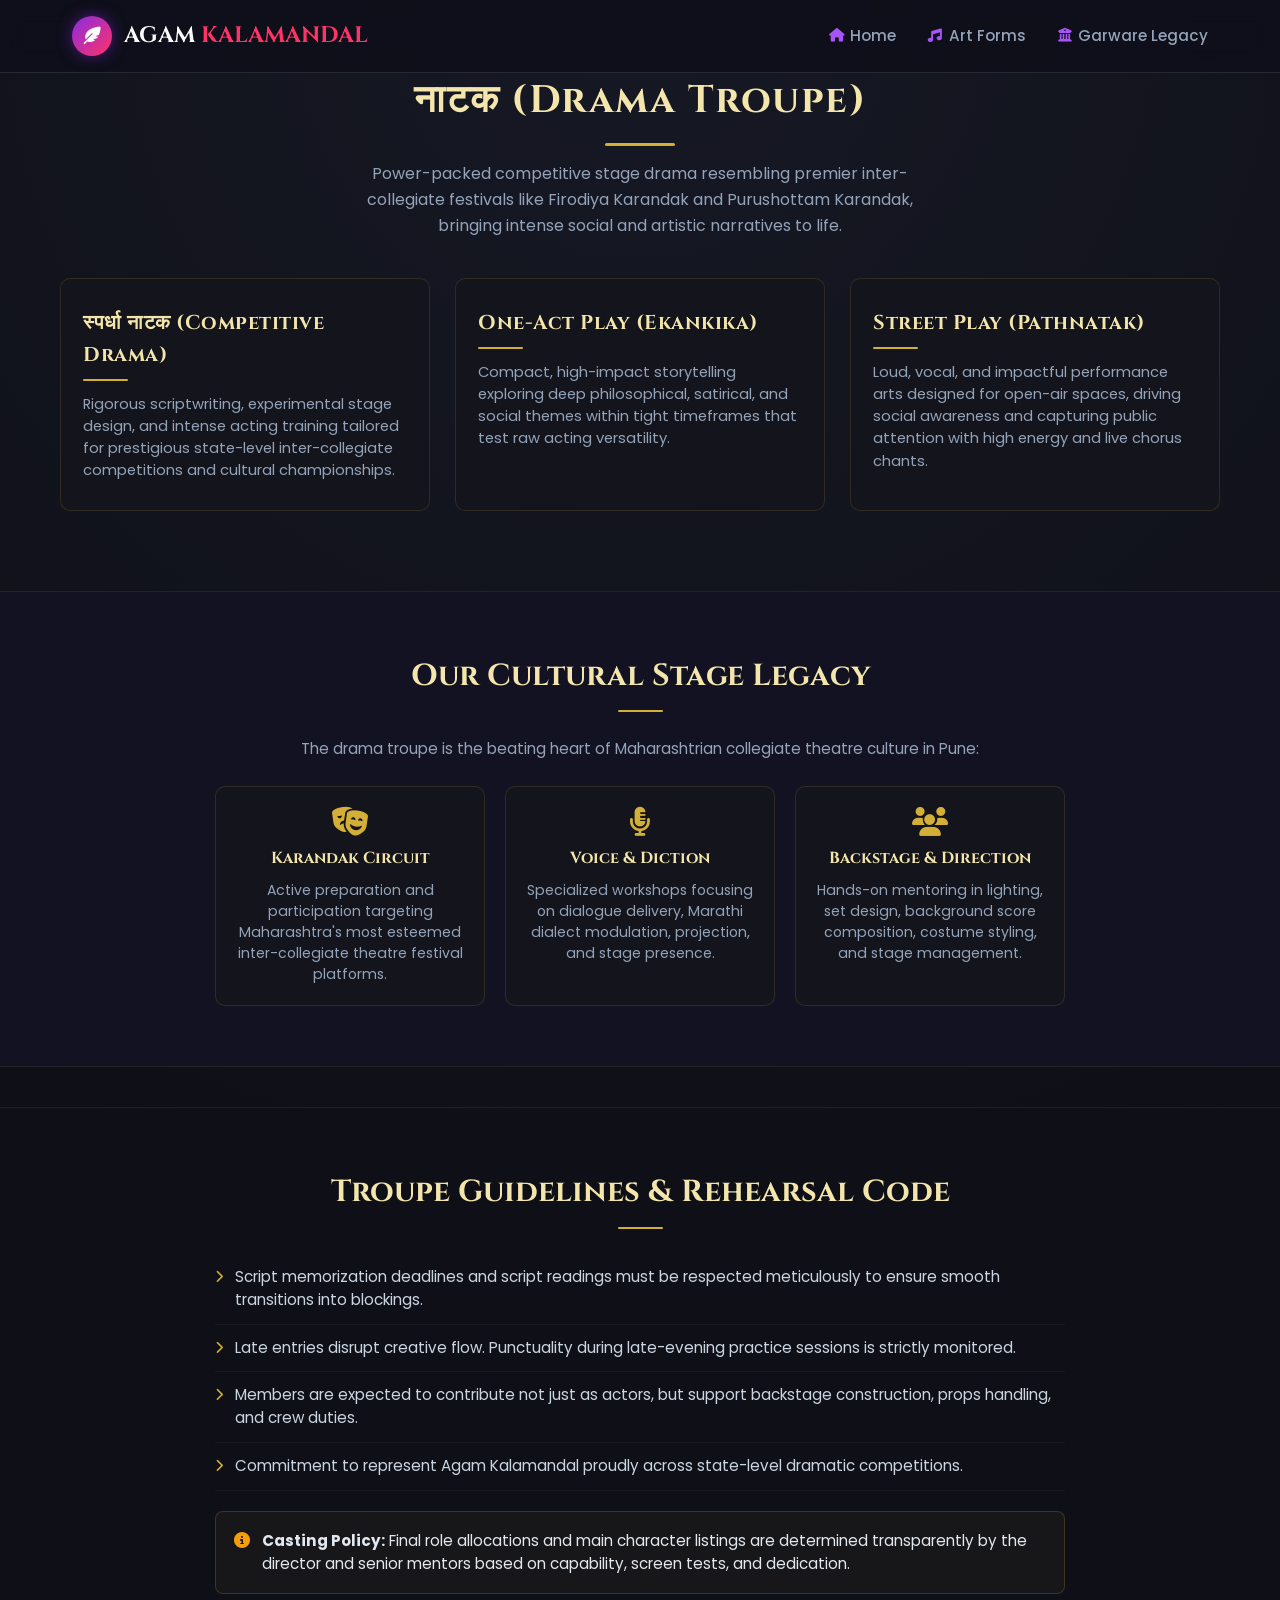
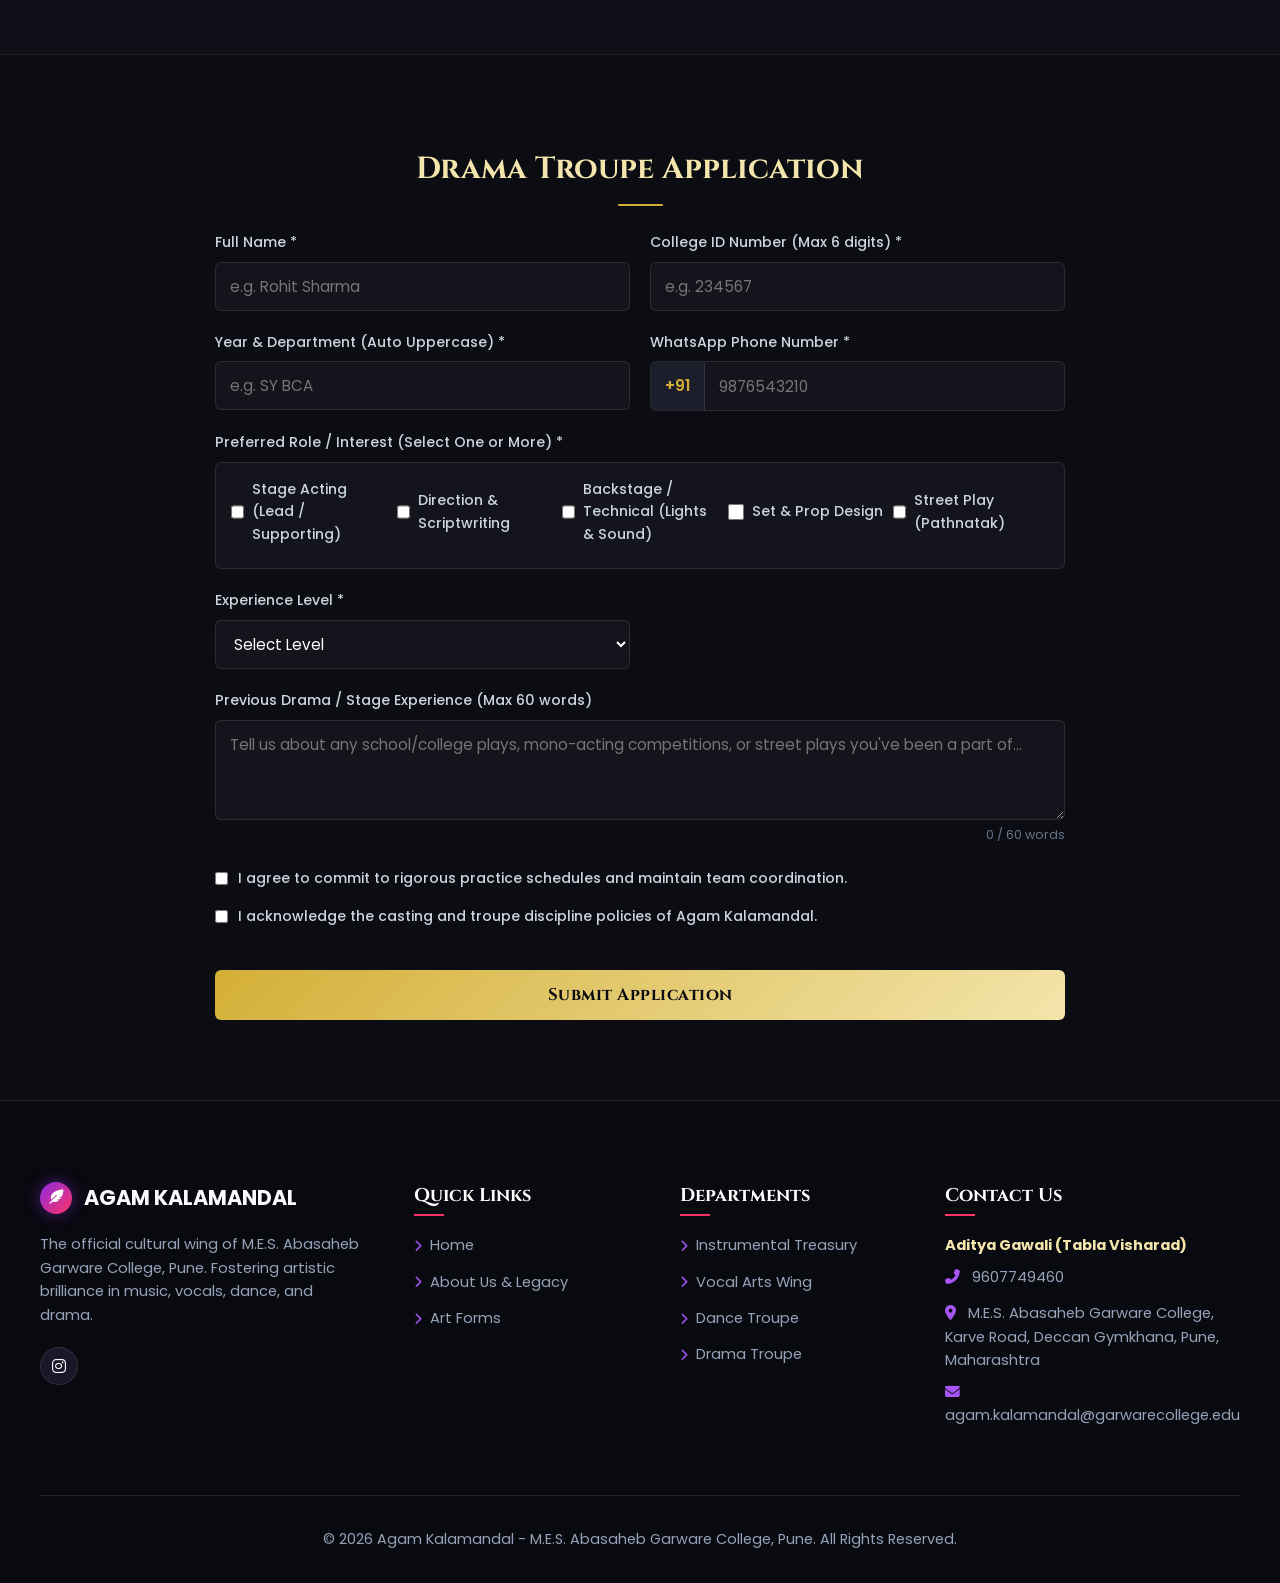
<file: drama.html>
<!DOCTYPE html>
<html lang="en">
<head>
    <meta charset="UTF-8">
    <meta name="viewport" content="width=device-width, initial-scale=1.0">
    <title>नाटक (Drama Troupe) | Agam Kalamandal</title>
    <!-- Google Fonts -->
    <link href="https://fonts.googleapis.com/css2?family=Cinzel:wght@500;700;900&family=Poppins:wght@300;400;500;600;700&display=swap" rel="stylesheet">
    <!-- Font Awesome Icons -->
    <link rel="stylesheet" href="https://cdnjs.cloudflare.com/ajax/libs/font-awesome/6.4.0/css/all.min.css">
    <!-- Main Stylesheet -->
    <link rel="stylesheet" href="yellow.css">
</head>
<body class="instrument-page-body">

    <!-- Header & Navigation -->
    <header class="header">
        <div class="nav-container">
            <a href="home.html" class="logo">
                <div class="logo-icon">
                    <i class="fas fa-feather-alt"></i>
                </div>
                <span>AGAM <span>KALAMANDAL</span></span>
            </a>

            <input type="checkbox" id="menu-toggle" class="menu-toggle">
            <label for="menu-toggle" class="hamburger">
                <i class="fas fa-bars"></i>
            </label>

            <nav class="nav-menu">
                <a href="home.html" class="nav-link"><i class="fas fa-home"></i> Home</a>
                <a href="home.html#arts" class="nav-link"><i class="fas fa-music"></i> Art Forms</a>
                <a href="about.html" class="nav-link"><i class="fas fa-university"></i> Garware Legacy</a>
            </nav>
        </div>
    </header>

    <!-- Main Content Container -->
    <main class="treasury-main">
        
        <!-- Hero Section -->
        <section class="treasury-hero">
            <div class="treasury-header">
                <h2>नाटक (Drama Troupe)</h2>
                <div class="gold-divider"></div>
                <p>Power-packed competitive stage drama resembling premier inter-collegiate festivals like Firodiya Karandak and Purushottam Karandak, bringing intense social and artistic narratives to life.</p>
            </div>

            <!-- Styles / Verticals Grid -->
            <div class="clean-instrument-grid">
                <div class="clean-card">
                    <h3>स्पर्धा नाटक (Competitive Drama)</h3>
                    <div class="gold-divider-small" style="margin: 5px 0 12px 0;"></div>
                    <p>Rigorous scriptwriting, experimental stage design, and intense acting training tailored for prestigious state-level inter-collegiate competitions and cultural championships.</p>
                </div>

                <div class="clean-card">
                    <h3>One-Act Play (Ekankika)</h3>
                    <div class="gold-divider-small" style="margin: 5px 0 12px 0;"></div>
                    <p>Compact, high-impact storytelling exploring deep philosophical, satirical, and social themes within tight timeframes that test raw acting versatility.</p>
                </div>

                <div class="clean-card">
                    <h3>Street Play (Pathnatak)</h3>
                    <div class="gold-divider-small" style="margin: 5px 0 12px 0;"></div>
                    <p>Loud, vocal, and impactful performance arts designed for open-air spaces, driving social awareness and capturing public attention with high energy and live chorus chants.</p>
                </div>
            </div>
        </section>

        <!-- Festivals & Legacy Highlights -->
        <section class="treasury-rules" style="background: #121222; border-top: 1px solid rgba(212, 175, 55, 0.1); border-bottom: 1px solid rgba(212, 175, 55, 0.1);">
            <div class="rules-container">
                <h3>Our Cultural Stage Legacy</h3>
                <div class="gold-divider-small"></div>
                <p style="text-align: center; color: #94a3b8; font-size: 0.95rem; margin-bottom: 25px;">The drama troupe is the beating heart of Maharashtrian collegiate theatre culture in Pune:</p>
                
                <div class="clean-instrument-grid" style="grid-template-columns: repeat(auto-fit, minmax(240px, 1fr)); gap: 20px;">
                    <div class="clean-card" style="text-align: center; padding: 20px;">
                        <i class="fas fa-theater-masks" style="color: #d4af37; font-size: 1.8rem; margin-bottom: 10px;"></i>
                        <h4 style="color: #f3e5ab; font-family: 'Cinzel', serif; margin-bottom: 8px;">Karandak Circuit</h4>
                        <p style="font-size: 0.88rem;">Active preparation and participation targeting Maharashtra's most esteemed inter-collegiate theatre festival platforms.</p>
                    </div>
                    <div class="clean-card" style="text-align: center; padding: 20px;">
                        <i class="fas fa-microphone-alt" style="color: #d4af37; font-size: 1.8rem; margin-bottom: 10px;"></i>
                        <h4 style="color: #f3e5ab; font-family: 'Cinzel', serif; margin-bottom: 8px;">Voice & Diction</h4>
                        <p style="font-size: 0.88rem;">Specialized workshops focusing on dialogue delivery, Marathi dialect modulation, projection, and stage presence.</p>
                    </div>
                    <div class="clean-card" style="text-align: center; padding: 20px;">
                        <i class="fas fa-users" style="color: #d4af37; font-size: 1.8rem; margin-bottom: 10px;"></i>
                        <h4 style="color: #f3e5ab; font-family: 'Cinzel', serif; margin-bottom: 8px;">Backstage & Direction</h4>
                        <p style="font-size: 0.88rem;">Hands-on mentoring in lighting, set design, background score composition, costume styling, and stage management.</p>
                    </div>
                </div>
            </div>
        </section>

        <!-- Rules & Discipline Section -->
        <section class="treasury-rules">
            <div class="rules-container">
                <h3>Troupe Guidelines & Rehearsal Code</h3>
                <div class="gold-divider-small"></div>
                <ul class="clean-rules-list">
                    <li><i class="fas fa-chevron-right"></i> Script memorization deadlines and script readings must be respected meticulously to ensure smooth transitions into blockings.</li>
                    <li><i class="fas fa-chevron-right"></i> Late entries disrupt creative flow. Punctuality during late-evening practice sessions is strictly monitored.</li>
                    <li><i class="fas fa-chevron-right"></i> Members are expected to contribute not just as actors, but support backstage construction, props handling, and crew duties.</li>
                    <li><i class="fas fa-chevron-right"></i> Commitment to represent Agam Kalamandal proudly across state-level dramatic competitions.</li>
                    <li class="policy-notice">
                        <i class="fas fa-info-circle"></i> 
                        <span><strong>Casting Policy:</strong> Final role allocations and main character listings are determined transparently by the director and senior mentors based on capability, screen tests, and dedication.</span>
                    </li>
                </ul>
            </div>
        </section>

        <!-- Application Form Section -->
        <section id="apply" class="treasury-form-section">
            <div class="rules-container">
                <h3>Drama Troupe Application</h3>
                <div class="gold-divider-small"></div>
                <form class="treasury-form" id="troupeForm" onsubmit="event.preventDefault(); alert('Drama Troupe application submitted successfully!');">
                    
                    <div class="form-field">
                        <label for="fullName">Full Name *</label>
                        <input type="text" id="fullName" placeholder="e.g. Rohit Sharma" required>
                    </div>

                    <div class="form-field">
                        <label for="collegeId">College ID Number (Max 6 digits) *</label>
                        <input type="text" id="collegeId" maxlength="6" pattern="[0-9]{1,6}" placeholder="e.g. 234567" title="Enter up to 6 digits numeric ID" required>
                    </div>

                    <div class="form-field">
                        <label for="yearDept">Year & Department (Auto Uppercase) *</label>
                        <input type="text" id="yearDept" placeholder="e.g. SY BCA" oninput="this.value = this.value.toUpperCase();" required>
                    </div>

                    <div class="form-field">
                        <label for="phone">WhatsApp Phone Number *</label>
                        <div class="phone-input-wrapper">
                            <span class="country-code">+91</span>
                            <input type="tel" id="phone" maxlength="10" pattern="[0-9]{10}" placeholder="9876543210" title="Enter exactly 10 digits after +91" required>
                        </div>
                    </div>

                    <div class="form-field full-span">
                        <label>Preferred Role / Interest (Select One or More) *</label>
                        <div class="checkbox-grid">
                            <label class="check-pill"><input type="checkbox" name="interests" value="Stage Acting"> Stage Acting (Lead / Supporting)</label>
                            <label class="check-pill"><input type="checkbox" name="interests" value="Direction"> Direction & Scriptwriting</label>
                            <label class="check-pill"><input type="checkbox" name="interests" value="Backstage Sound"> Backstage / Technical (Lights & Sound)</label>
                            <label class="check-pill"><input type="checkbox" name="interests" value="Set & Prop Design"> Set & Prop Design</label>
                            <label class="check-pill"><input type="checkbox" name="interests" value="Street Play"> Street Play (Pathnatak)</label>
                        </div>
                    </div>

                    <div class="form-field">
                        <label for="experienceLevel">Experience Level *</label>
                        <select id="experienceLevel" required>
                            <option value="" disabled selected>Select Level</option>
                            <option value="beginner">Beginner (High Enthusiasm)</option>
                            <option value="intermediate">Intermediate (Active Learner)</option>
                            <option value="advanced">Advanced (Stage Performer)</option>
                        </select>
                    </div>

                    <div class="form-field full-span">
                        <label for="prevExperience">Previous Drama / Stage Experience (Max 60 words)</label>
                        <textarea id="prevExperience" placeholder="Tell us about any school/college plays, mono-acting competitions, or street plays you've been a part of..." oninput="enforceWordLimit(this, 60)"></textarea>
                        <small class="word-counter" id="wordCountDisplay">0 / 60 words</small>
                    </div>

                    <div class="form-field full-span agreements">
                        <label class="agreement-label">
                            <input type="checkbox" required>
                            <span>I agree to commit to rigorous practice schedules and maintain team coordination.</span>
                        </label>
                        <label class="agreement-label">
                            <input type="checkbox" required>
                            <span>I acknowledge the casting and troupe discipline policies of Agam Kalamandal.</span>
                        </label>
                    </div>

                    <button type="submit" class="treasury-submit-btn">Submit Application</button>
                </form>
            </div>
        </section>

    </main>

    <!-- Footer -->
    <footer class="footer">
        <div class="footer-container">
            <div class="footer-col">
                <a href="home.html" class="footer-logo">
                    <div class="logo-icon" style="width: 32px; height: 32px; font-size: 0.9rem;">
                        <i class="fas fa-feather-alt"></i>
                    </div>
                    <span>AGAM KALAMANDAL</span>
                </a>
                <p>The official cultural wing of M.E.S. Abasaheb Garware College, Pune. Fostering artistic brilliance in music, vocals, dance, and drama.</p>
                <div class="social-links">
                    <a href="https://www.instagram.com/agam.kalamandal?utm_source=ig_web_button_share_sheet&stkn=ZDNlZDc0MzIxNw==" target="_blank" title="Agam Kalamandal Instagram"><i class="fab fa-instagram"></i></a>
                </div>
            </div>

            <div class="footer-col">
                <h3>Quick Links</h3>
                <ul>
                    <li><a href="home.html"><i class="fas fa-chevron-right"></i> Home</a></li>
                    <li><a href="about.html"><i class="fas fa-chevron-right"></i> About Us & Legacy</a></li>
                    <li><a href="home.html#arts"><i class="fas fa-chevron-right"></i> Art Forms</a></li>
                </ul>
            </div>

            <div class="footer-col">
                <h3>Departments</h3>
                <ul>
                    <li><a href="instrument.html"><i class="fas fa-chevron-right"></i> Instrumental Treasury</a></li>
                    <li><a href="vocalist.html"><i class="fas fa-chevron-right"></i> Vocal Arts Wing</a></li>
                    <li><a href="dance.html"><i class="fas fa-chevron-right"></i> Dance Troupe</a></li>
                    <li><a href="drama.html"><i class="fas fa-chevron-right"></i> Drama Troupe</a></li>
                </ul>
            </div>

            <div class="footer-col">
                <h3>Contact Us</h3>
                <p style="margin-bottom: 0.5rem;"><strong style="color: var(--gold);">Aditya Gawali (Tabla Visharad)</strong></p>
                <p style="margin-bottom: 0.8rem;"><i class="fas fa-phone-alt" style="color: var(--primary-light);"></i> <a href="tel:9607749460" style="color: inherit; text-decoration: none;">9607749460</a></p>
                <p style="margin-bottom: 0.5rem;"><a href="https://maps.app.goo.gl/9hP3FfJj8q2p7YtC7" target="_blank" style="color: inherit; text-decoration: none;"><i class="fas fa-map-marker-alt" style="color: var(--primary-light);"></i> M.E.S. Abasaheb Garware College, Karve Road, Deccan Gymkhana, Pune, Maharashtra</a></p>
                <p><i class="fas fa-envelope" style="color: var(--primary-light);"></i> agam.kalamandal@garwarecollege.edu</p>
            </div>
        </div>

        <div class="footer-bottom">
            <p>&copy; 2026 Agam Kalamandal - M.E.S. Abasaheb Garware College, Pune. All Rights Reserved.</p>
        </div>
    </footer>

    <!-- Word Limit Script -->
    <script>
        function enforceWordLimit(textarea, maxWords) {
            let text = textarea.value.trim();
            let words = text === "" ? [] : text.split(/\s+/);
            const counter = document.getElementById('wordCountDisplay');
            
            if (words.length > maxWords) {
                textarea.value = words.slice(0, maxWords).join(" ");
                words = words.slice(0, maxWords);
            }
            counter.textContent = `${words.length} / ${maxWords} words`;
        }
    </script>

</body>
</html>
</file>
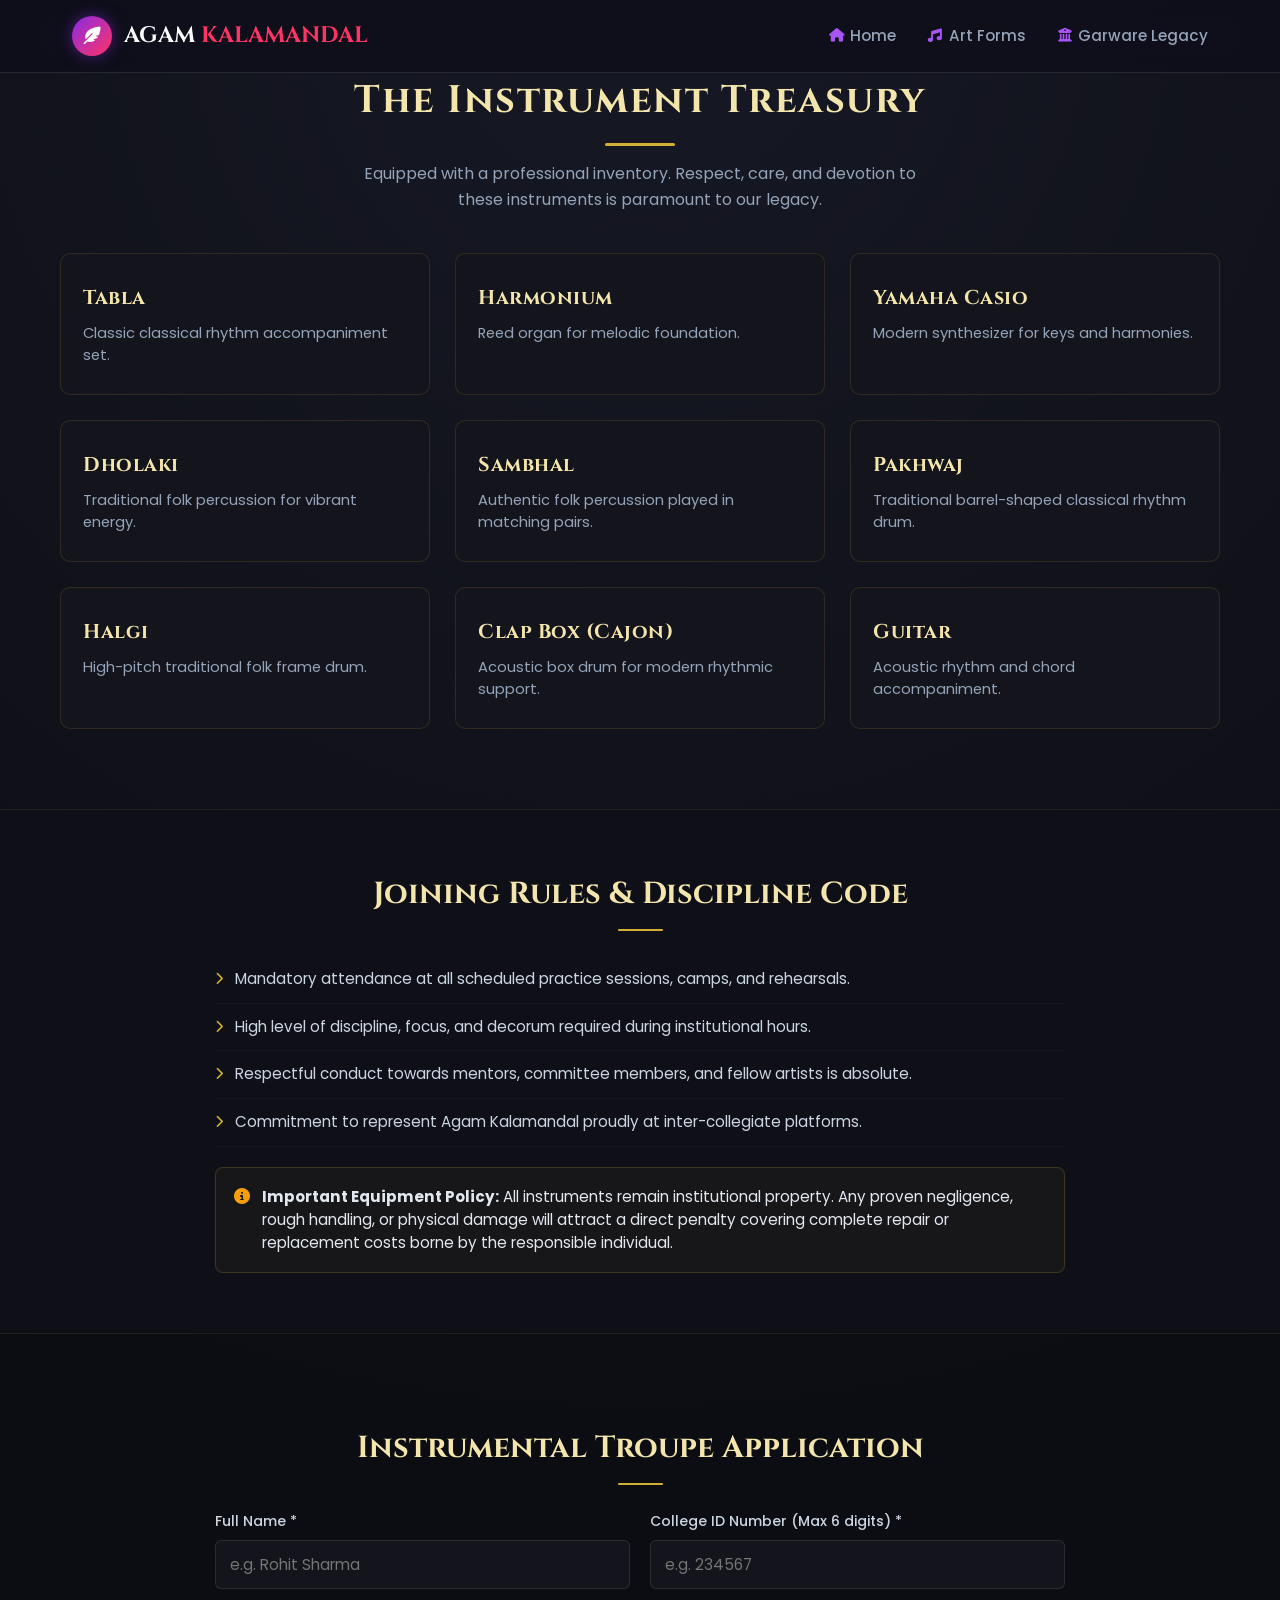
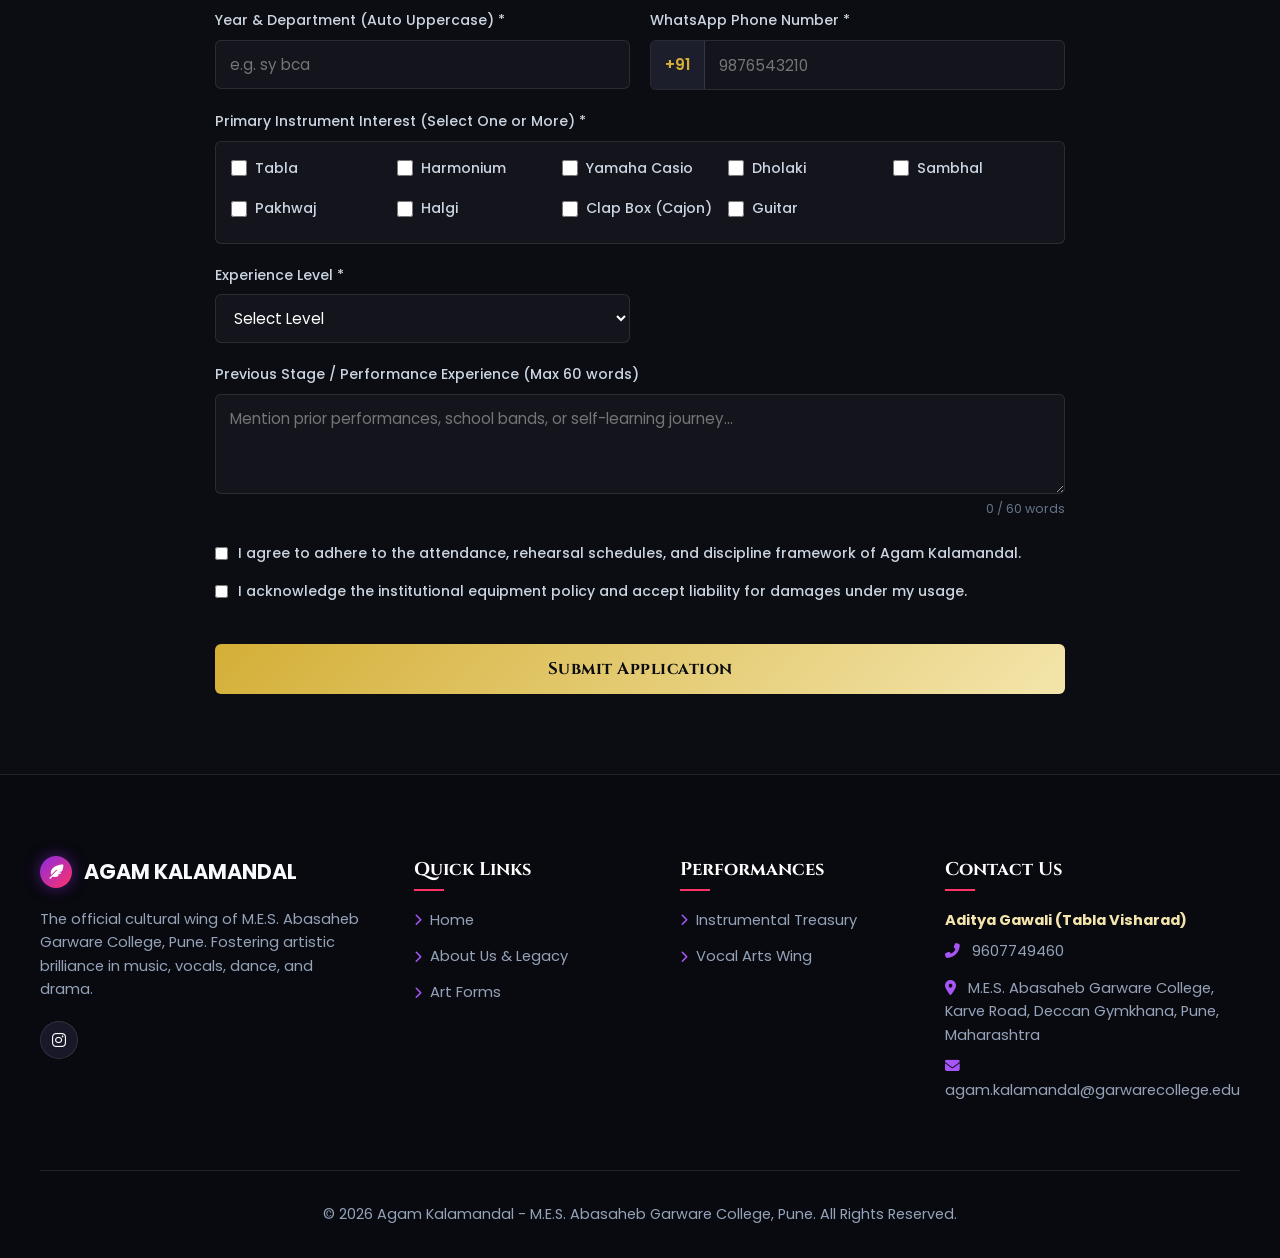
<file: instrument.html>
<!DOCTYPE html>
<html lang="en">
<head>
    <meta charset="UTF-8">
    <meta name="viewport" content="width=device-width, initial-scale=1.0">
    <title>Instrumental Treasury - Agam Kalamandal</title>
    <!-- Google Fonts -->
    <link href="https://fonts.googleapis.com/css2?family=Cinzel:wght@500;700;900&family=Poppins:wght@300;400;500;600;700&display=swap" rel="stylesheet">
    <!-- Font Awesome Icons -->
    <link rel="stylesheet" href="https://cdnjs.cloudflare.com/ajax/libs/font-awesome/6.4.0/css/all.min.css">
    <!-- Main Stylesheet -->
    <link rel="stylesheet" href="yellow.css">
</head>
<body class="instrument-page-body">

    <!-- Header & Navigation -->
    <header class="header">
        <div class="nav-container">
            <a href="home.html" class="logo">
                <div class="logo-icon">
                    <i class="fas fa-feather-alt"></i>
                </div>
                <span>AGAM <span>KALAMANDAL</span></span>
            </a>

            <input type="checkbox" id="menu-toggle" class="menu-toggle">
            <label for="menu-toggle" class="hamburger">
                <i class="fas fa-bars"></i>
            </label>

            <nav class="nav-menu">
                <a href="home.html" class="nav-link"><i class="fas fa-home"></i> Home</a>
                <a href="home.html#arts" class="nav-link"><i class="fas fa-music"></i> Art Forms</a>
                <a href="about.html" class="nav-link"><i class="fas fa-university"></i> Garware Legacy</a>
            </nav>
        </div>
    </header>

    <!-- Main Content Container -->
    <main class="treasury-main">
        
        <!-- Instrument Showcase Section -->
        <section class="treasury-hero">
            <div class="treasury-header">
                <h2>The Instrument Treasury</h2>
                <div class="gold-divider"></div>
                <p>Equipped with a professional inventory. Respect, care, and devotion to these instruments is paramount to our legacy.</p>
            </div>

            <div class="clean-instrument-grid">
                <div class="clean-card">
                    <h3>Tabla</h3>
                    <p>Classic classical rhythm accompaniment set.</p>
                </div>
                <div class="clean-card">
                    <h3>Harmonium</h3>
                    <p>Reed organ for melodic foundation.</p>
                </div>
                <div class="clean-card">
                    <h3>Yamaha Casio</h3>
                    <p>Modern synthesizer for keys and harmonies.</p>
                </div>
                <div class="clean-card">
                    <h3>Dholaki</h3>
                    <p>Traditional folk percussion for vibrant energy.</p>
                </div>
                <div class="clean-card">
                    <h3>Sambhal</h3>
                    <p>Authentic folk percussion played in matching pairs.</p>
                </div>
                <div class="clean-card">
                    <h3>Pakhwaj</h3>
                    <p>Traditional barrel-shaped classical rhythm drum.</p>
                </div>
                <div class="clean-card">
                    <h3>Halgi</h3>
                    <p>High-pitch traditional folk frame drum.</p>
                </div>
                <div class="clean-card">
                    <h3>Clap Box (Cajon)</h3>
                    <p>Acoustic box drum for modern rhythmic support.</p>
                </div>
                <div class="clean-card">
                    <h3>Guitar</h3>
                    <p>Acoustic rhythm and chord accompaniment.</p>
                </div>
            </div>
        </section>

        <!-- Rules & Discipline Section -->
        <section class="treasury-rules">
            <div class="rules-container">
                <h3>Joining Rules & Discipline Code</h3>
                <div class="gold-divider-small"></div>
                <ul class="clean-rules-list">
                    <li><i class="fas fa-chevron-right"></i> Mandatory attendance at all scheduled practice sessions, camps, and rehearsals.</li>
                    <li><i class="fas fa-chevron-right"></i> High level of discipline, focus, and decorum required during institutional hours.</li>
                    <li><i class="fas fa-chevron-right"></i> Respectful conduct towards mentors, committee members, and fellow artists is absolute.</li>
                    <li><i class="fas fa-chevron-right"></i> Commitment to represent Agam Kalamandal proudly at inter-collegiate platforms.</li>
                    <li class="policy-notice">
                        <i class="fas fa-info-circle"></i> 
                        <span><strong>Important Equipment Policy:</strong> All instruments remain institutional property. Any proven negligence, rough handling, or physical damage will attract a direct penalty covering complete repair or replacement costs borne by the responsible individual.</span>
                    </li>
                </ul>
            </div>
        </section>

        <!-- Application Form Section -->
        <section id="apply" class="treasury-form-section">
            <div class="rules-container">
                <h3>Instrumental Troupe Application</h3>
                <div class="gold-divider-small"></div>
                <form class="treasury-form" id="troupeForm">
                    
                    <div class="form-field">
                        <label for="fullName">Full Name *</label>
                        <input type="text" id="fullName" placeholder="e.g. Rohit Sharma" required>
                    </div>

                    <div class="form-field">
                        <label for="collegeId">College ID Number (Max 6 digits) *</label>
                        <input type="text" id="collegeId" maxlength="6" pattern="[0-9]{1,6}" placeholder="e.g. 234567" title="Enter up to 6 digits numeric ID" required>
                    </div>

                    <div class="form-field">
                        <label for="yearDept">Year & Department (Auto Uppercase) *</label>
                        <input type="text" id="yearDept" placeholder="e.g. sy bca" oninput="this.value = this.value.toUpperCase();" required>
                    </div>

                    <div class="form-field">
                        <label for="phone">WhatsApp Phone Number *</label>
                        <div class="phone-input-wrapper">
                            <span class="country-code">+91</span>
                            <input type="tel" id="phone" maxlength="10" pattern="[0-9]{10}" placeholder="9876543210" title="Enter exactly 10 digits after +91" required>
                        </div>
                    </div>

                    <div class="form-field full-span">
                        <label>Primary Instrument Interest (Select One or More) *</label>
                        <div class="checkbox-grid">
                            <label class="check-pill"><input type="checkbox" name="instruments" value="Tabla"> Tabla</label>
                            <label class="check-pill"><input type="checkbox" name="instruments" value="Harmonium"> Harmonium</label>
                            <label class="check-pill"><input type="checkbox" name="instruments" value="Yamaha Casio"> Yamaha Casio</label>
                            <label class="check-pill"><input type="checkbox" name="instruments" value="Dholaki"> Dholaki</label>
                            <label class="check-pill"><input type="checkbox" name="instruments" value="Sambhal"> Sambhal</label>
                            <label class="check-pill"><input type="checkbox" name="instruments" value="Pakhwaj"> Pakhwaj</label>
                            <label class="check-pill"><input type="checkbox" name="instruments" value="Halgi"> Halgi</label>
                            <label class="check-pill"><input type="checkbox" name="instruments" value="Clap Box"> Clap Box (Cajon)</label>
                            <label class="check-pill"><input type="checkbox" name="instruments" value="Guitar"> Guitar</label>
                        </div>
                    </div>

                    <div class="form-field">
                        <label for="experienceLevel">Experience Level *</label>
                        <select id="experienceLevel" required>
                            <option value="" disabled selected>Select Level</option>
                            <option value="beginner">Beginner (High Enthusiasm)</option>
                            <option value="intermediate">Intermediate (Active Learner)</option>
                            <option value="advanced">Advanced (Stage Performer)</option>
                        </select>
                    </div>

                    <div class="form-field full-span">
                        <label for="prevExperience">Previous Stage / Performance Experience (Max 60 words)</label>
                        <textarea id="prevExperience" placeholder="Mention prior performances, school bands, or self-learning journey..." oninput="enforceWordLimit(this, 60)"></textarea>
                        <small class="word-counter" id="wordCountDisplay">0 / 60 words</small>
                    </div>

                    <div class="form-field full-span agreements">
                        <label class="agreement-label">
                            <input type="checkbox" required>
                            <span>I agree to adhere to the attendance, rehearsal schedules, and discipline framework of Agam Kalamandal.</span>
                        </label>
                        <label class="agreement-label">
                            <input type="checkbox" required>
                            <span>I acknowledge the institutional equipment policy and accept liability for damages under my usage.</span>
                        </label>
                    </div>

                    <button type="submit" class="treasury-submit-btn">Submit Application</button>
                </form>
            </div>
        </section>

    </main>

    <!-- Footer -->
    <footer class="footer">
        <div class="footer-container">
            <div class="footer-col">
                <a href="home.html" class="footer-logo">
                    <div class="logo-icon" style="width: 32px; height: 32px; font-size: 0.9rem;">
                        <i class="fas fa-feather-alt"></i>
                    </div>
                    <span>AGAM KALAMANDAL</span>
                </a>
                <p>The official cultural wing of M.E.S. Abasaheb Garware College, Pune. Fostering artistic brilliance in music, vocals, dance, and drama.</p>
                <div class="social-links">
                    <a href="https://www.instagram.com/agam.kalamandal?utm_source=ig_web_button_share_sheet&stkn=ZDNlZDc0MzIxNw==" target="_blank" title="Agam Kalamandal Instagram"><i class="fab fa-instagram"></i></a>
                </div>
            </div>

            <div class="footer-col">
                <h3>Quick Links</h3>
                <ul>
                    <li><a href="home.html"><i class="fas fa-chevron-right"></i> Home</a></li>
                    <li><a href="about.html"><i class="fas fa-chevron-right"></i> About Us & Legacy</a></li>
                    <li><a href="home.html#arts"><i class="fas fa-chevron-right"></i> Art Forms</a></li>
                </ul>
            </div>

            <div class="footer-col">
                <h3>Performances</h3>
                <ul>
                    <li><a href="instrument.html"><i class="fas fa-chevron-right"></i> Instrumental Treasury</a></li>
                    <li><a href="vocalist.html"><i class="fas fa-chevron-right"></i> Vocal Arts Wing</a></li>
                </ul>
            </div>

            <div class="footer-col">
                <h3>Contact Us</h3>
                <p style="margin-bottom: 0.5rem;"><strong style="color: var(--gold);">Aditya Gawali (Tabla Visharad)</strong></p>
                <p style="margin-bottom: 0.8rem;"><i class="fas fa-phone-alt" style="color: var(--primary-light);"></i> <a href="tel:9607749460" style="color: inherit; text-decoration: none;">9607749460</a></p>
                <p style="margin-bottom: 0.5rem;"><a href="https://maps.app.goo.gl/9hP3FfJj8q2p7YtC7" target="_blank" style="color: inherit; text-decoration: none;"><i class="fas fa-map-marker-alt" style="color: var(--primary-light);"></i> M.E.S. Abasaheb Garware College, Karve Road, Deccan Gymkhana, Pune, Maharashtra</a></p>
                <p><i class="fas fa-envelope" style="color: var(--primary-light);"></i> agam.kalamandal@garwarecollege.edu</p>
            </div>
        </div>

        <div class="footer-bottom">
            <p>&copy; 2026 Agam Kalamandal - M.E.S. Abasaheb Garware College, Pune. All Rights Reserved.</p>
        </div>
    </footer>

    <!-- Word Limit Script -->
    <script>
        function enforceWordLimit(textarea, maxWords) {
            let text = textarea.value.trim();
            let words = text === "" ? [] : text.split(/\s+/);
            const counter = document.getElementById('wordCountDisplay');
            
            if (words.length > maxWords) {
                textarea.value = words.slice(0, maxWords).join(" ");
                words = words.slice(0, maxWords);
            }
            counter.textContent = `${words.length} / ${maxWords} words`;
        }
    </script>

</body>
</html>
</file>
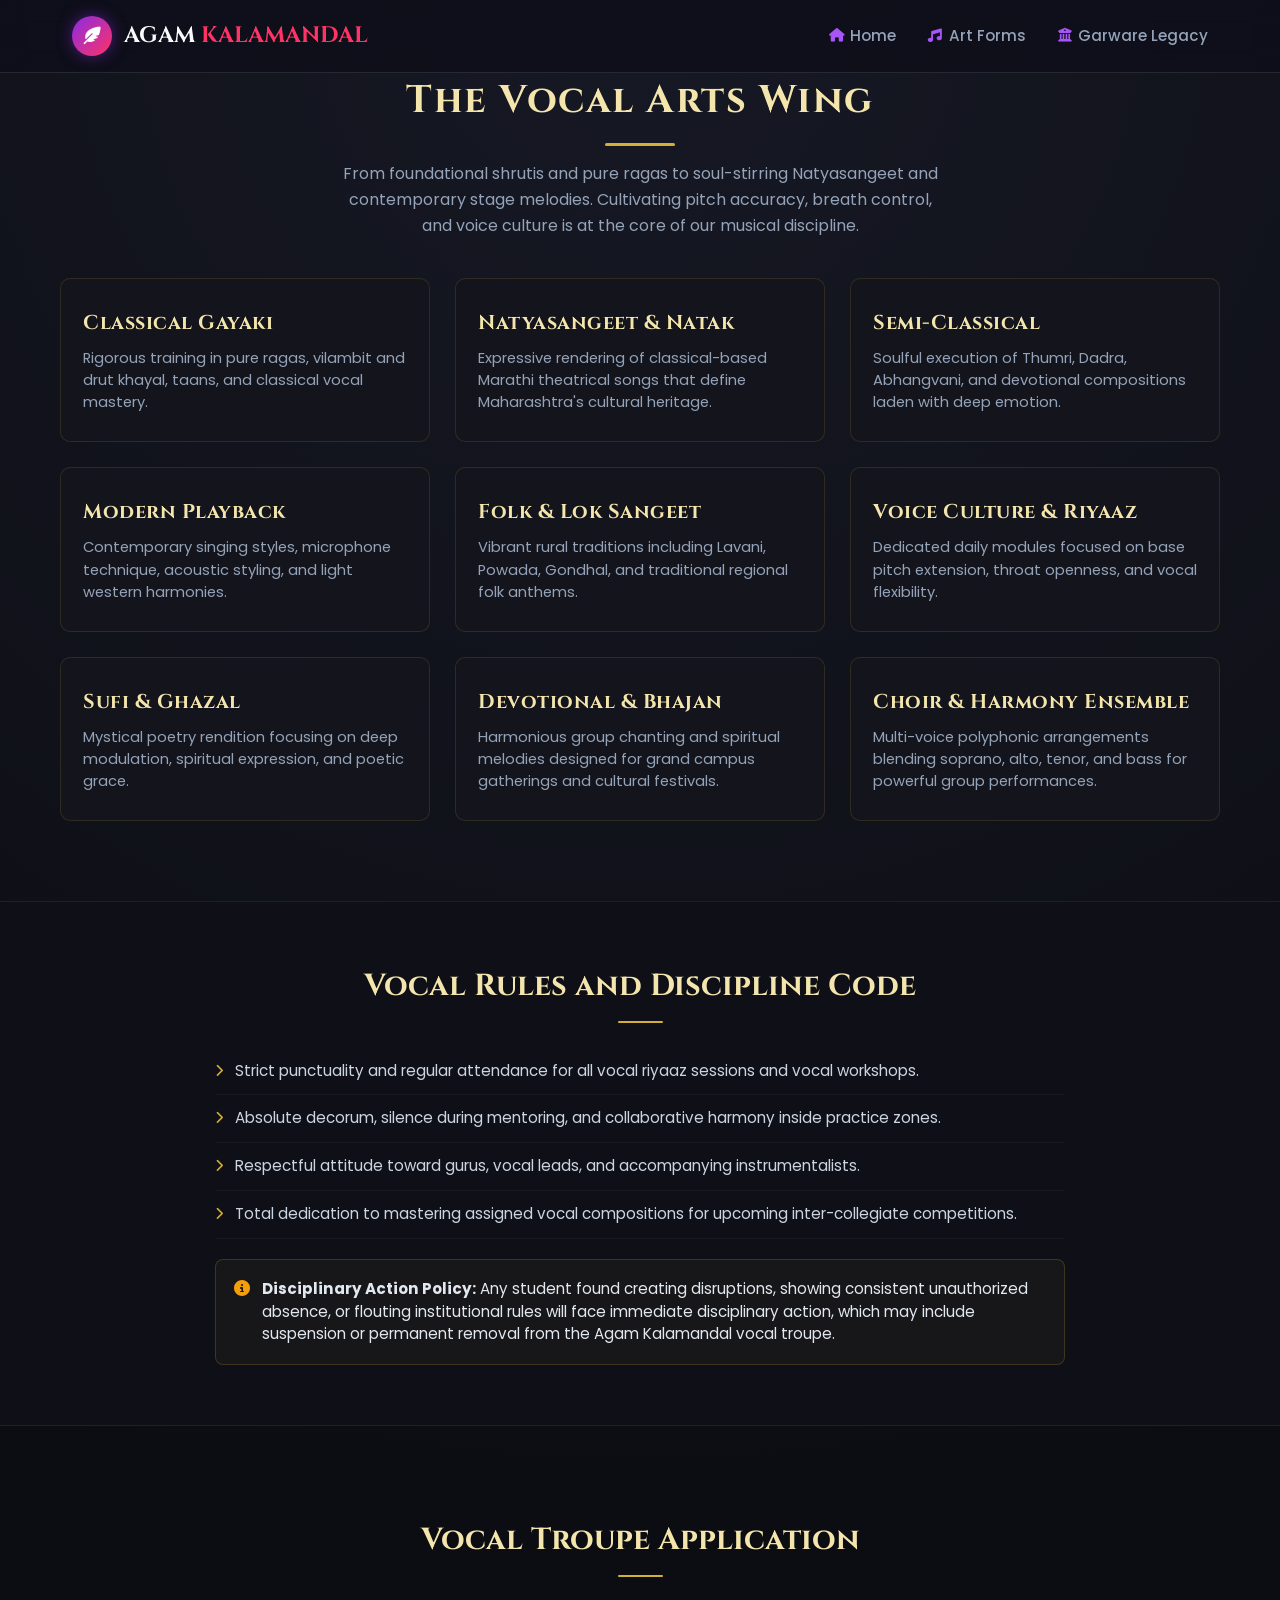
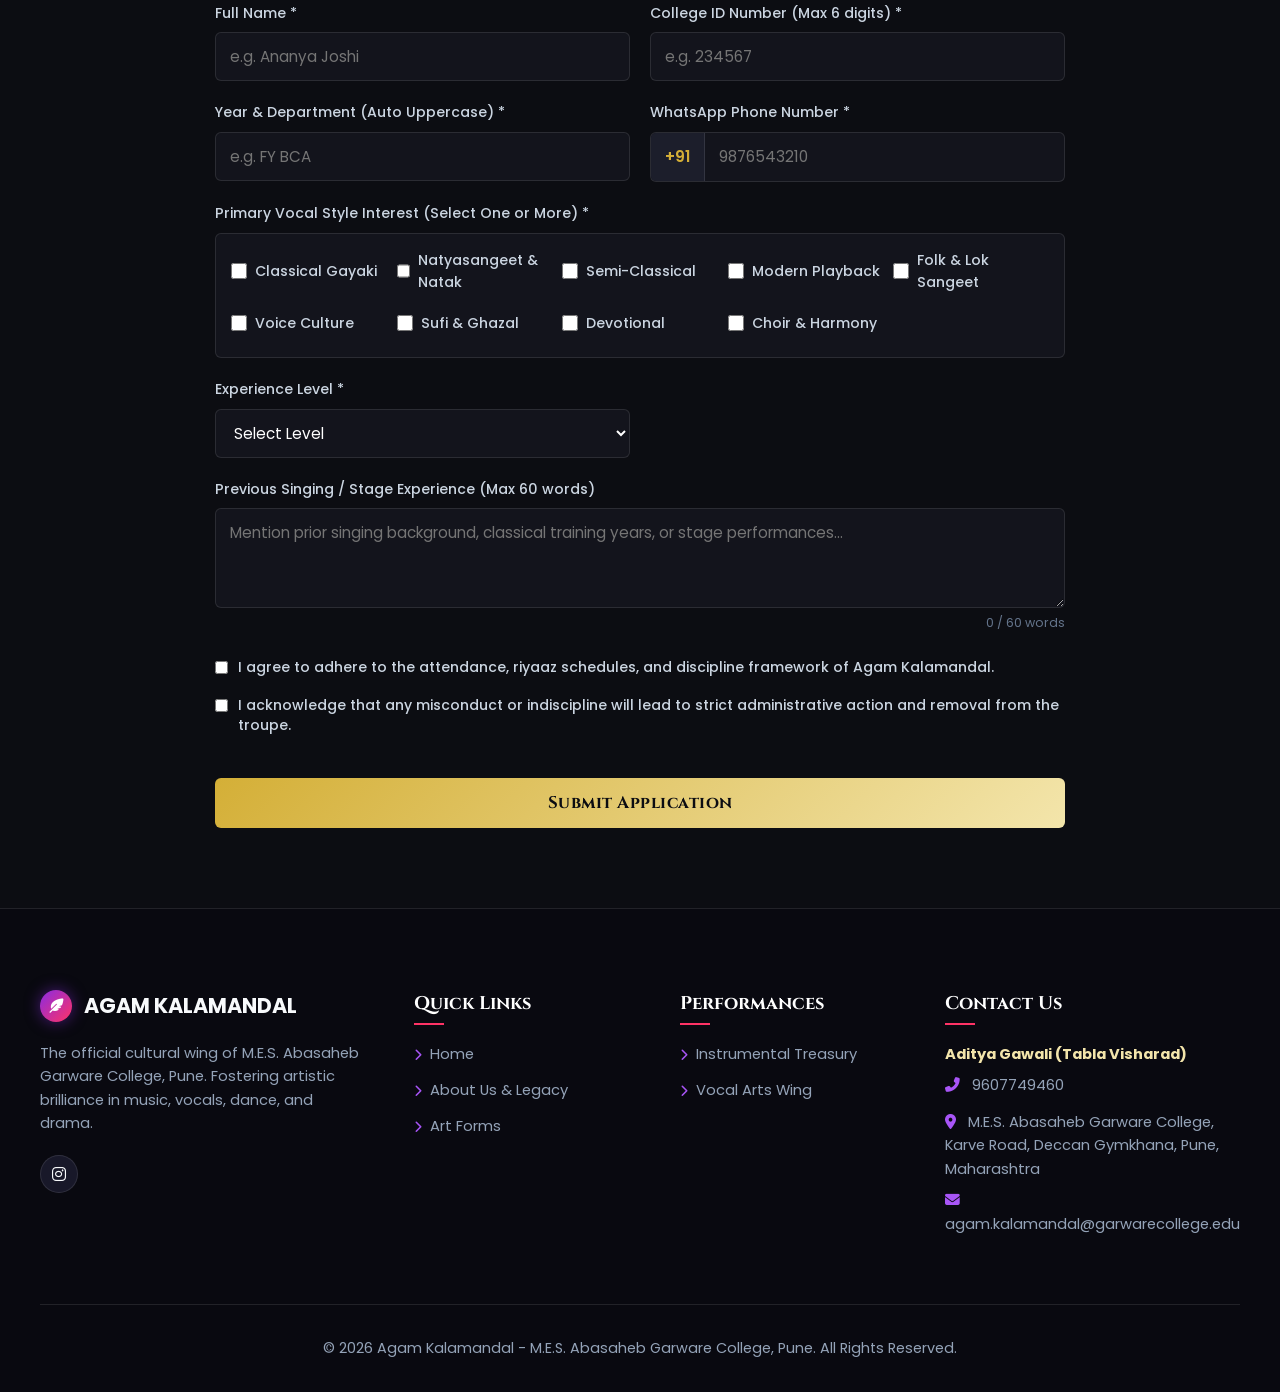
<file: vocalist.html>
<!DOCTYPE html>
<html lang="en">
<head>
    <meta charset="UTF-8">
    <meta name="viewport" content="width=device-width, initial-scale=1.0">
    <title>Vocal Arts Wing - Agam Kalamandal</title>
    <!-- Google Fonts -->
    <link href="https://fonts.googleapis.com/css2?family=Cinzel:wght@500;700;900&family=Poppins:wght@300;400;500;600;700&display=swap" rel="stylesheet">
    <!-- Font Awesome Icons -->
    <link rel="stylesheet" href="https://cdnjs.cloudflare.com/ajax/libs/font-awesome/6.4.0/css/all.min.css">
    <!-- Main Stylesheet -->
    <link rel="stylesheet" href="yellow.css">
</head>
<body class="instrument-page-body">

    <!-- Header & Navigation -->
    <header class="header">
        <div class="nav-container">
            <a href="home.html" class="logo">
                <div class="logo-icon">
                    <i class="fas fa-feather-alt"></i>
                </div>
                <span>AGAM <span>KALAMANDAL</span></span>
            </a>

            <input type="checkbox" id="menu-toggle" class="menu-toggle">
            <label for="menu-toggle" class="hamburger">
                <i class="fas fa-bars"></i>
            </label>

            <nav class="nav-menu">
                <a href="home.html" class="nav-link"><i class="fas fa-home"></i> Home</a>
                <a href="home.html#arts" class="nav-link"><i class="fas fa-music"></i> Art Forms</a>
                <a href="about.html" class="nav-link"><i class="fas fa-university"></i> Garware Legacy</a>
            </nav>
        </div>
    </header>

    <!-- Main Content Container -->
    <main class="treasury-main">
        
        <!-- 1. Vocal Showcase Section -->
        <section class="treasury-hero">
            <div class="treasury-header">
                <h2>The Vocal Arts Wing</h2>
                <div class="gold-divider"></div>
                <p>From foundational shrutis and pure ragas to soul-stirring Natyasangeet and contemporary stage melodies. Cultivating pitch accuracy, breath control, and voice culture is at the core of our musical discipline.</p>
            </div>

            <div class="clean-instrument-grid">
                <div class="clean-card">
                    <h3>Classical Gayaki</h3>
                    <p>Rigorous training in pure ragas, vilambit and drut khayal, taans, and classical vocal mastery.</p>
                </div>
                <div class="clean-card">
                    <h3>Natyasangeet & Natak</h3>
                    <p>Expressive rendering of classical-based Marathi theatrical songs that define Maharashtra's cultural heritage.</p>
                </div>
                <div class="clean-card">
                    <h3>Semi-Classical</h3>
                    <p>Soulful execution of Thumri, Dadra, Abhangvani, and devotional compositions laden with deep emotion.</p>
                </div>
                <div class="clean-card">
                    <h3>Modern Playback</h3>
                    <p>Contemporary singing styles, microphone technique, acoustic styling, and light western harmonies.</p>
                </div>
                <div class="clean-card">
                    <h3>Folk & Lok Sangeet</h3>
                    <p>Vibrant rural traditions including Lavani, Powada, Gondhal, and traditional regional folk anthems.</p>
                </div>
                <div class="clean-card">
                    <h3>Voice Culture & Riyaaz</h3>
                    <p>Dedicated daily modules focused on base pitch extension, throat openness, and vocal flexibility.</p>
                </div>
                <div class="clean-card">
                    <h3>Sufi & Ghazal</h3>
                    <p>Mystical poetry rendition focusing on deep modulation, spiritual expression, and poetic grace.</p>
                </div>
                <div class="clean-card">
                    <h3>Devotional & Bhajan</h3>
                    <p>Harmonious group chanting and spiritual melodies designed for grand campus gatherings and cultural festivals.</p>
                </div>
                <div class="clean-card">
                    <h3>Choir & Harmony Ensemble</h3>
                    <p>Multi-voice polyphonic arrangements blending soprano, alto, tenor, and bass for powerful group performances.</p>
                </div>
            </div>
        </section>

        <!-- 2. Rules and Discipline Section -->
        <section class="treasury-rules">
            <div class="rules-container">
                <h3>Vocal Rules and Discipline Code</h3>
                <div class="gold-divider-small"></div>
                <ul class="clean-rules-list">
                    <li><i class="fas fa-chevron-right"></i> Strict punctuality and regular attendance for all vocal riyaaz sessions and vocal workshops.</li>
                    <li><i class="fas fa-chevron-right"></i> Absolute decorum, silence during mentoring, and collaborative harmony inside practice zones.</li>
                    <li><i class="fas fa-chevron-right"></i> Respectful attitude toward gurus, vocal leads, and accompanying instrumentalists.</li>
                    <li><i class="fas fa-chevron-right"></i> Total dedication to mastering assigned vocal compositions for upcoming inter-collegiate competitions.</li>
                    <li class="policy-notice">
                        <i class="fas fa-info-circle"></i> 
                        <span><strong>Disciplinary Action Policy:</strong> Any student found creating disruptions, showing consistent unauthorized absence, or flouting institutional rules will face immediate disciplinary action, which may include suspension or permanent removal from the Agam Kalamandal vocal troupe.</span>
                    </li>
                </ul>
            </div>
        </section>

        <!-- 3. Application Form Section -->
        <section id="apply" class="treasury-form-section">
            <div class="rules-container">
                <h3>Vocal Troupe Application</h3>
                <div class="gold-divider-small"></div>
                <form class="treasury-form" id="vocalTroupeForm">
                    
                    <div class="form-field">
                        <label for="fullName">Full Name *</label>
                        <input type="text" id="fullName" placeholder="e.g. Ananya Joshi" required>
                    </div>

                    <div class="form-field">
                        <label for="collegeId">College ID Number (Max 6 digits) *</label>
                        <input type="text" id="collegeId" maxlength="6" pattern="[0-9]{1,6}" placeholder="e.g. 234567" title="Enter up to 6 digits numeric ID" required>
                    </div>

                    <div class="form-field">
                        <label for="yearDept">Year & Department (Auto Uppercase) *</label>
                        <input type="text" id="yearDept" placeholder="e.g. FY BCA" oninput="this.value = this.value.toUpperCase();" required>
                    </div>

                    <div class="form-field">
                        <label for="phone">WhatsApp Phone Number *</label>
                        <div class="phone-input-wrapper">
                            <span class="country-code">+91</span>
                            <input type="tel" id="phone" maxlength="10" pattern="[0-9]{10}" placeholder="9876543210" title="Enter exactly 10 digits after +91" required>
                        </div>
                    </div>

                    <div class="form-field full-span">
                        <label>Primary Vocal Style Interest (Select One or More) *</label>
                        <div class="checkbox-grid">
                            <label class="check-pill"><input type="checkbox" name="vocal_styles" value="Classical Gayaki"> Classical Gayaki</label>
                            <label class="check-pill"><input type="checkbox" name="vocal_styles" value="Natyasangeet & Natak"> Natyasangeet & Natak</label>
                            <label class="check-pill"><input type="checkbox" name="vocal_styles" value="Semi-Classical"> Semi-Classical</label>
                            <label class="check-pill"><input type="checkbox" name="vocal_styles" value="Modern Playback"> Modern Playback</label>
                            <label class="check-pill"><input type="checkbox" name="vocal_styles" value="Folk & Lok Sangeet"> Folk & Lok Sangeet</label>
                            <label class="check-pill"><input type="checkbox" name="vocal_styles" value="Voice Culture"> Voice Culture</label>
                            <label class="check-pill"><input type="checkbox" name="vocal_styles" value="Sufi & Ghazal"> Sufi & Ghazal</label>
                            <label class="check-pill"><input type="checkbox" name="vocal_styles" value="Devotional"> Devotional</label>
                            <label class="check-pill"><input type="checkbox" name="vocal_styles" value="Choir & Harmony"> Choir & Harmony</label>
                        </div>
                    </div>

                    <div class="form-field">
                        <label for="experienceLevel">Experience Level *</label>
                        <select id="experienceLevel" required>
                            <option value="" disabled selected>Select Level</option>
                            <option value="beginner">Beginner (High Enthusiasm)</option>
                            <option value="intermediate">Intermediate (Active Learner)</option>
                            <option value="advanced">Advanced (Stage Performer)</option>
                        </select>
                    </div>

                    <div class="form-field full-span">
                        <label for="prevExperience">Previous Singing / Stage Experience (Max 60 words)</label>
                        <textarea id="prevExperience" placeholder="Mention prior singing background, classical training years, or stage performances..." oninput="enforceWordLimit(this, 60)"></textarea>
                        <small class="word-counter" id="wordCountDisplay">0 / 60 words</small>
                    </div>

                    <div class="form-field full-span agreements">
                        <label class="agreement-label">
                            <input type="checkbox" required>
                            <span>I agree to adhere to the attendance, riyaaz schedules, and discipline framework of Agam Kalamandal.</span>
                        </label>
                        <label class="agreement-label">
                            <input type="checkbox" required>
                            <span>I acknowledge that any misconduct or indiscipline will lead to strict administrative action and removal from the troupe.</span>
                        </label>
                    </div>

                    <button type="submit" class="treasury-submit-btn">Submit Application</button>
                </form>
            </div>
        </section>

    </main>

    <!-- Footer -->
    <footer class="footer">
        <div class="footer-container">
            <div class="footer-col">
                <a href="home.html" class="footer-logo">
                    <div class="logo-icon" style="width: 32px; height: 32px; font-size: 0.9rem;">
                        <i class="fas fa-feather-alt"></i>
                    </div>
                    <span>AGAM KALAMANDAL</span>
                </a>
                <p>The official cultural wing of M.E.S. Abasaheb Garware College, Pune. Fostering artistic brilliance in music, vocals, dance, and drama.</p>
                <div class="social-links">
                    <a href="https://www.instagram.com/agam.kalamandal?utm_source=ig_web_button_share_sheet&stkn=ZDNlZDc0MzIxNw==" target="_blank" title="Agam Kalamandal Instagram"><i class="fab fa-instagram"></i></a>
                </div>
            </div>

            <div class="footer-col">
                <h3>Quick Links</h3>
                <ul>
                    <li><a href="home.html"><i class="fas fa-chevron-right"></i> Home</a></li>
                    <li><a href="about.html"><i class="fas fa-chevron-right"></i> About Us & Legacy</a></li>
                    <li><a href="home.html#arts"><i class="fas fa-chevron-right"></i> Art Forms</a></li>
                </ul>
            </div>

            <div class="footer-col">
                <h3>Performances</h3>
                <ul>
                    <li><a href="instrument.html"><i class="fas fa-chevron-right"></i> Instrumental Treasury</a></li>
                    <li><a href="vocalist.html"><i class="fas fa-chevron-right"></i> Vocal Arts Wing</a></li>
                </ul>
            </div>

            <div class="footer-col">
                <h3>Contact Us</h3>
                <p style="margin-bottom: 0.5rem;"><strong style="color: var(--gold);">Aditya Gawali (Tabla Visharad)</strong></p>
                <p style="margin-bottom: 0.8rem;"><i class="fas fa-phone-alt" style="color: var(--primary-light);"></i> <a href="tel:9607749460" style="color: inherit; text-decoration: none;">9607749460</a></p>
                <p style="margin-bottom: 0.5rem;"><a href="https://maps.app.goo.gl/9hP3FfJj8q2p7YtC7" target="_blank" style="color: inherit; text-decoration: none;"><i class="fas fa-map-marker-alt" style="color: var(--primary-light);"></i> M.E.S. Abasaheb Garware College, Karve Road, Deccan Gymkhana, Pune, Maharashtra</a></p>
                <p><i class="fas fa-envelope" style="color: var(--primary-light);"></i> agam.kalamandal@garwarecollege.edu</p>
            </div>
        </div>

        <div class="footer-bottom">
            <p>&copy; 2026 Agam Kalamandal - M.E.S. Abasaheb Garware College, Pune. All Rights Reserved.</p>
        </div>
    </footer>

    <!-- Word Limit Script -->
    <script>
        function enforceWordLimit(textarea, maxWords) {
            let text = textarea.value.trim();
            let words = text === "" ? [] : text.split(/\s+/);
            const counter = document.getElementById('wordCountDisplay');
            
            if (words.length > maxWords) {
                textarea.value = words.slice(0, maxWords).join(" ");
                words = words.slice(0, maxWords);
            }
            counter.textContent = `${words.length} / ${maxWords} words`;
        }
    </script>

</body>
</html>
</file>
<file: yellow.css>
/* ================================================= */
/* --- 1. GLOBAL VARIABLES & RESET ------------------ */
/* ================================================= */
* {
    margin: 0;
    padding: 0;
    box-sizing: border-box;
}

:root {
    --primary: #8a2be2;
    --primary-light: #a855f7;
    --accent: #ff3366;
    --accent-glow: rgba(255, 51, 102, 0.5);
    --gold: #f3e5ab;
    --gold-bright: #ffd700;
    --gold-glow: rgba(255, 215, 0, 0.6);
    --dark: #0f0f1a;
    --dark-card: #181829;
    --light: #f8fafc;
    --gray: #94a3b8;
    --border-color: rgba(255, 255, 255, 0.1);
    --transition: all 0.3s cubic-bezier(0.4, 0, 0.2, 1);
}

html {
    scroll-behavior: smooth;
}

body {
    font-family: 'Poppins', sans-serif;
    background-color: var(--dark);
    color: var(--light);
    overflow-x: hidden;
    overflow-y: auto;
    line-height: 1.6;
}

h1, h2, h3, h4, .logo span {
    font-family: 'Cinzel', serif;
}

/* ================================================= */
/* --- 2. INTRO SHUTTER PAGE (INDEX.HTML) ----------- */
/* ================================================= */
.intro-body {
    width: 100vw;
    height: 100vh;
    overflow: hidden !important;
    background-color: var(--dark);
}

.shutter-overlay {
    position: fixed;
    top: 0;
    left: 0;
    width: 100%;
    height: 100%;
    background: radial-gradient(circle at center, #1a153b 0%, #090910 80%);
    display: flex;
    align-items: center;
    justify-content: center;
    z-index: 9999;
    transition: transform 0.8s cubic-bezier(0.77, 0, 0.175, 1);
}

.shutter-overlay.slide-up {
    transform: translateY(-100%);
}

.shutter-content {
    text-align: center;
    display: flex;
    flex-direction: column;
    align-items: center;
    padding: 2rem;
    max-width: 650px;
}

.royal-emblem {
    position: relative;
    width: 260px;
    height: 260px;
    display: flex;
    align-items: center;
    justify-content: center;
    margin-bottom: 2rem;
}

.mandala-ring-outer {
    position: absolute;
    width: 100%;
    height: 100%;
    border: 2px dashed rgba(255, 215, 0, 0.35);
    border-radius: 50%;
    animation: spinSlow 30s linear infinite;
    box-shadow: 0 0 25px rgba(138, 43, 226, 0.2);
}

.mandala-ring-inner {
    position: absolute;
    width: 84%;
    height: 84%;
    border: 1px solid rgba(255, 215, 0, 0.5);
    border-radius: 50%;
    animation: spinReverse 20s linear infinite;
}

.star {
    position: absolute;
    color: var(--gold-bright);
    font-size: 0.9rem;
    text-shadow: 0 0 8px var(--gold-bright);
}
.star.s1 { top: -6px; left: 50%; transform: translateX(-50%); }
.star.s2 { bottom: -6px; left: 50%; transform: translateX(-50%); }

.emblem-core {
    position: relative;
    width: 190px;
    height: 190px;
    background: linear-gradient(145deg, #161028, #0a0712);
    border: 2px solid var(--gold-bright);
    border-radius: 50%;
    display: flex;
    flex-direction: column;
    align-items: center;
    justify-content: center;
    padding: 1rem;
    box-shadow: 0 0 35px rgba(255, 215, 0, 0.25), inset 0 0 15px rgba(138, 43, 226, 0.3);
    z-index: 2;
}

.core-glow {
    position: absolute;
    width: 100%;
    height: 100%;
    border-radius: 50%;
    background: radial-gradient(circle, rgba(255, 51, 102, 0.15) 0%, transparent 70%);
    pointer-events: none;
}

.nataraj-icon-box {
    width: 40px;
    height: 40px;
    background: linear-gradient(135deg, var(--primary), var(--accent));
    border-radius: 50%;
    display: flex;
    align-items: center;
    justify-content: center;
    color: white;
    font-size: 1rem;
    margin-bottom: 0.3rem;
    box-shadow: 0 0 12px rgba(255, 51, 102, 0.5);
    animation: pulseGlow 2s infinite alternate;
}

.emblem-brand {
    font-size: 0.95rem;
    font-weight: 700;
    color: #ffffff;
    letter-spacing: 0.5px;
    margin-bottom: 0.1rem;
    text-shadow: 0 2px 4px rgba(0,0,0,0.5);
}

.emblem-divider {
    width: 35px;
    height: 2px;
    background: var(--gold-bright);
    margin: 3px 0 5px 0;
    box-shadow: 0 0 5px var(--gold-bright);
}

.emblem-sanskrit {
    font-size: 0.52rem;
    color: var(--gold);
    font-weight: 500;
    line-height: 1.2;
    text-align: center;
    letter-spacing: 0.2px;
}

.shutter-title {
    font-size: clamp(2rem, 3.5vw, 2.8rem);
    font-weight: 900;
    color: #ffffff;
    margin-bottom: 0.2rem;
    background: linear-gradient(to right, #fff, var(--primary-light), var(--accent));
    -webkit-background-clip: text;
    -webkit-text-fill-color: transparent;
    letter-spacing: 1px;
}

.shutter-subtitle {
    font-family: 'Cinzel', serif;
    font-size: clamp(0.85rem, 1.8vw, 1.05rem);
    color: var(--gold);
    margin-bottom: 2.2rem;
    font-weight: 500;
    letter-spacing: 1.5px;
    text-transform: uppercase;
}

.enter-btn {
    position: relative;
    background: linear-gradient(135deg, var(--primary), var(--accent));
    color: white;
    border: none;
    padding: 0.85rem 2.4rem;
    font-size: 1rem;
    font-weight: 600;
    border-radius: 50px;
    cursor: pointer;
    display: flex;
    align-items: center;
    gap: 0.8rem;
    animation: pulseGlow 2.5s infinite alternate;
    transition: all 0.3s ease;
    font-family: 'Poppins', sans-serif;
}

.enter-btn:hover {
    transform: translateY(-4px);
    box-shadow: 0 0 30px rgba(255, 51, 102, 0.9);
}

.portal-background-preview {
    width: 100%;
    height: 100%;
    display: flex;
    align-items: center;
    justify-content: center;
    color: var(--gray);
    font-family: 'Cinzel', serif;
}

/* ================================================= */
/* --- 3. NAVIGATION & HEADER ----------------------- */
/* ================================================= */
.header {
    position: fixed;
    top: 0;
    left: 0;
    width: 100%;
    z-index: 1000;
    background: rgba(15, 15, 26, 0.85);
    backdrop-filter: blur(12px);
    border-bottom: 1px solid var(--border-color);
    transition: var(--transition);
}

.nav-container {
    max-width: 1200px;
    margin: 0 auto;
    padding: 1rem 2rem;
    display: flex;
    align-items: center;
    justify-content: space-between;
}

.logo {
    display: flex;
    align-items: center;
    gap: 0.75rem;
    text-decoration: none;
    color: var(--light);
    font-size: 1.4rem;
    font-weight: 700;
}

.logo-icon {
    width: 40px;
    height: 40px;
    background: linear-gradient(135deg, var(--primary), var(--accent));
    border-radius: 50%;
    display: flex;
    align-items: center;
    justify-content: center;
    color: white;
    font-size: 1.1rem;
    box-shadow: 0 0 15px rgba(138, 43, 226, 0.5);
    animation: pulseGlow 3s infinite alternate;
}

.logo span span {
    color: var(--accent);
}

.nav-menu {
    display: flex;
    align-items: center;
    gap: 2rem;
}

.nav-link {
    text-decoration: none;
    color: var(--gray);
    font-size: 0.95rem;
    font-weight: 500;
    transition: var(--transition);
    display: flex;
    align-items: center;
    gap: 0.4rem;
}

.nav-link i {
    font-size: 0.85rem;
    color: var(--primary-light);
    transition: var(--transition);
}

.nav-link:hover, .nav-link.active {
    color: var(--light);
}

.nav-link:hover i {
    color: var(--accent);
    transform: translateY(-2px);
}

.nav-btn {
    background: linear-gradient(135deg, var(--primary), var(--accent));
    color: white;
    padding: 0.6rem 1.4rem;
    border-radius: 50px;
    text-decoration: none;
    font-weight: 600;
    font-size: 0.9rem;
    animation: pulseGlow 3s infinite alternate;
    transition: var(--transition);
}

.nav-btn:hover {
    transform: translateY(-2px);
    box-shadow: 0 0 25px rgba(255, 51, 102, 0.8);
}

.menu-toggle, .hamburger {
    display: none;
}

/* ================================================= */
/* --- 4. HERO & HOME SECTION STYLES ---------------- */
/* ================================================= */
.hero {
    position: relative;
    height: 100vh;
    min-height: 650px;
    display: flex;
    align-items: center;
    justify-content: center;
    text-align: center;
    padding: 0 1rem;
    background: linear-gradient(135deg, #120c24 0%, #0f0f1a 100%);
    overflow: hidden;
}

.hero::before {
    content: '';
    position: absolute;
    width: 600px;
    height: 600px;
    background: radial-gradient(circle, rgba(138, 43, 226, 0.15) 0%, transparent 70%);
    top: 50%;
    left: 50%;
    transform: translate(-50%, -50%);
    z-index: 1;
    pointer-events: none;
}

.hero-overlay {
    position: absolute;
    top: 0;
    left: 0;
    width: 100%;
    height: 100%;
    background: url('https://images.unsplash.com/photo-1514525253161-7a46d19cd819?auto=format&fit=crop&w=1920&q=80') center/cover no-repeat;
    opacity: 0.15;
    z-index: 0;
}

.hero-content {
    position: relative;
    z-index: 2;
    max-width: 800px;
}

.badge {
    display: inline-flex;
    align-items: center;
    gap: 0.5rem;
    background: rgba(138, 43, 226, 0.15);
    border: 1px solid rgba(138, 43, 226, 0.4);
    padding: 0.4rem 1.2rem;
    border-radius: 50px;
    font-size: 0.85rem;
    font-weight: 500;
    color: var(--primary-light);
    margin-bottom: 1.5rem;
}

.hero h1 {
    font-size: clamp(2.5rem, 5vw, 4.5rem);
    font-weight: 900;
    line-height: 1.1;
    margin-bottom: 1.2rem;
    background: linear-gradient(to right, #fff, var(--primary-light), var(--accent));
    -webkit-background-clip: text;
    -webkit-text-fill-color: transparent;
}

.hero p {
    font-size: clamp(1rem, 2vw, 1.15rem);
    color: var(--gray);
    margin-bottom: 2.5rem;
    max-width: 650px;
    margin-left: auto;
    margin-right: auto;
}

.hero-btns {
    display: flex;
    align-items: center;
    justify-content: center;
    gap: 1rem;
    flex-wrap: wrap;
}

.btn {
    padding: 0.8rem 2rem;
    border-radius: 50px;
    text-decoration: none;
    font-weight: 600;
    font-size: 1rem;
    display: inline-flex;
    align-items: center;
    gap: 0.6rem;
    transition: var(--transition);
}

.btn-primary {
    background: linear-gradient(135deg, var(--primary), var(--accent));
    color: white;
    animation: pulseGlow 2.5s infinite alternate;
}

.btn-primary:hover {
    transform: translateY(-3px);
    box-shadow: 0 0 30px rgba(255, 51, 102, 0.9);
}

.btn-outline {
    background: transparent;
    color: var(--light);
    border: 1px solid var(--border-color);
}

.btn-outline:hover {
    background: rgba(255, 255, 255, 0.05);
    border-color: var(--primary-light);
    transform: translateY(-3px);
}

.scroll-down {
    position: absolute;
    bottom: 2rem;
    left: 50%;
    transform: translateX(-50%);
    color: var(--gray);
    font-size: 1.2rem;
    animation: bounce 2s infinite;
    z-index: 2;
}

/* ================================================= */
/* --- 5. STATS & ARTS CARDS SECTIONS --------------- */
/* ================================================= */
.stats-section {
    padding: 4rem 2rem;
    background: #121222;
    border-top: 1px solid var(--border-color);
    border-bottom: 1px solid var(--border-color);
}

.stats-container {
    max-width: 1200px;
    margin: 0 auto;
    display: grid;
    grid-template-columns: repeat(auto-fit, minmax(220px, 1fr));
    gap: 2rem;
}

.stat-card {
    background: var(--dark-card);
    border: 1px solid var(--border-color);
    padding: 2rem;
    border-radius: 16px;
    text-align: center;
    transition: var(--transition);
}

.stat-card:hover {
    border-color: var(--primary-light);
    transform: translateY(-5px);
    box-shadow: 0 10px 30px rgba(138, 43, 226, 0.15);
}

.stat-icon {
    font-size: 2rem;
    color: var(--primary-light);
    margin-bottom: 1rem;
}

.stat-card h3 {
    font-size: 2.2rem;
    font-weight: 700;
    margin-bottom: 0.3rem;
    color: white;
}

.stat-card p {
    color: var(--gray);
    font-size: 0.95rem;
}

.arts-section {
    max-width: 1200px;
    margin: 0 auto;
    padding: 6rem 2rem;
}

.section-header {
    text-align: center;
    max-width: 700px;
    margin: 0 auto 4rem auto;
}

.section-header h2 {
    font-size: clamp(2rem, 3.5vw, 2.8rem);
    margin-bottom: 1rem;
    color: white;
}

.section-header p {
    color: var(--gray);
    font-size: 1.05rem;
}

.arts-grid {
    display: grid;
    grid-template-columns: repeat(auto-fit, minmax(320px, 1fr));
    gap: 2.5rem;
}

.art-card {
    background: var(--dark-card);
    border-radius: 20px;
    overflow: hidden;
    border: 1px solid var(--border-color);
    transition: var(--transition);
    display: flex;
    flex-direction: column;
}

.art-card:hover {
    transform: translateY(-8px);
    border-color: var(--accent);
    box-shadow: 0 15px 35px rgba(255, 51, 102, 0.15);
}

.art-img-wrapper {
    height: 220px;
    position: relative;
    background: linear-gradient(135deg, #2c1654, #120c24);
    background-size: cover;
    background-position: center;
}

.art-overlay-gradient {
    position: absolute;
    bottom: 0;
    left: 0;
    width: 100%;
    height: 100%;
    background: linear-gradient(to top, var(--dark-card), transparent);
}

.art-icon-badge {
    position: absolute;
    top: 15px;
    right: 15px;
    width: 45px;
    height: 45px;
    background: rgba(15, 15, 26, 0.8);
    backdrop-filter: blur(8px);
    border: 1px solid var(--border-color);
    border-radius: 50%;
    display: flex;
    align-items: center;
    justify-content: center;
    color: var(--primary-light);
    font-size: 1.2rem;
    z-index: 2;
    transition: var(--transition);
}

.art-card:hover .art-icon-badge {
    background: var(--accent);
    color: white;
    transform: rotate(360deg);
}

.art-content {
    padding: 2rem;
    flex-grow: 1;
    display: flex;
    flex-direction: column;
}

.art-content h3 {
    font-size: 1.5rem;
    margin-bottom: 0.8rem;
    color: white;
}

.art-content p {
    color: var(--gray);
    font-size: 0.95rem;
    margin-bottom: 1.5rem;
    flex-grow: 1;
}

/* ================================================= */
/* --- UPDATED ART LINKS / TROUPE BUTTONS ----------- */
/* ================================================= */
.art-link {
    text-decoration: none;
    color: white;
    font-weight: 600;
    font-size: 0.9rem;
    display: inline-flex;
    align-items: center;
    justify-content: center;
    gap: 0.5rem;
    padding: 0.7rem 1.4rem;
    background: linear-gradient(135deg, var(--primary), var(--accent));
    border-radius: 50px;
    animation: pulseGlow 2.5s infinite alternate;
    transition: var(--transition);
    margin-top: auto; /* Keeps them neatly aligned at the bottom of the card */
}

.art-link:hover {
    color: white;
    transform: translateY(-3px);
    box-shadow: 0 0 25px rgba(255, 51, 102, 0.9);
    gap: 0.8rem;
}

/* ================================================= */
/* --- 6. ABOUT SNIPPET SECTION --------------------- */
/* ================================================= */
.about-snippet {
    padding: 5rem 2rem;
    background: #121222;
    border-top: 1px solid var(--border-color);
    border-bottom: 1px solid var(--border-color);
}

.about-container {
    max-width: 1200px;
    margin: 0 auto;
    display: grid;
    grid-template-columns: 1.2fr 0.8fr;
    gap: 4rem;
    align-items: center;
}

.about-text h2 {
    font-size: clamp(2rem, 3vw, 2.5rem);
    margin: 1rem 0 1.2rem 0;
    color: white;
}

.about-text p {
    color: var(--gray);
    margin-bottom: 1.8rem;
    font-size: 1.02rem;
}

.feature-list {
    display: flex;
    flex-direction: column;
    gap: 0.8rem;
}

.feature-item {
    display: flex;
    align-items: center;
    gap: 0.8rem;
    font-weight: 500;
    color: var(--light);
}

.feature-item i {
    color: var(--accent);
    font-size: 1.1rem;
}

.about-visual {
    display: flex;
    justify-content: center;
    position: relative;
}

.visual-box {
    width: 320px;
    height: 320px;
    background: linear-gradient(135deg, rgba(138, 43, 226, 0.2), rgba(255, 51, 102, 0.2));
    border: 2px dashed rgba(138, 43, 226, 0.5);
    border-radius: 50%;
    display: flex;
    align-items: center;
    justify-content: center;
    position: relative;
}

.rotating-icon {
    font-size: 6rem;
    color: var(--primary-light);
    animation: spinSlow 20s linear infinite;
}

.floating-badge {
    position: absolute;
    background: var(--dark-card);
    border: 1px solid var(--border-color);
    padding: 0.6rem 1.2rem;
    border-radius: 50px;
    font-size: 0.85rem;
    font-weight: 600;
    display: flex;
    align-items: center;
    gap: 0.5rem;
    box-shadow: 0 10px 25px rgba(0, 0, 0, 0.3);
}

.floating-badge i {
    color: var(--accent);
}

.fb-1 {
    top: 20px;
    left: -20px;
    animation: float 4s ease-in-out infinite;
}

.fb-2 {
    bottom: 30px;
    right: -20px;
    animation: float 4s ease-in-out infinite 2s;
}

/* ================================================= */
/* --- 7. INSTRUMENT & TREASURY SPECIFIC STYLES ----- */
/* ================================================= */
.instrument-page-body {
    background-color: #0c0d12;
    color: #e4e4e7;
    font-family: 'Poppins', sans-serif;
    margin: 0;
    padding: 0;
}

.treasury-main {
    display: block;
    background: radial-gradient(circle at top, #161824 0%, #0c0d12 60%);
    min-height: 100vh;
}

.treasury-hero {
    padding: 70px 20px 40px 20px;
    max-width: 1200px;
    margin: 0 auto;
    text-align: center;
}

.treasury-header h2 {
    font-family: 'Cinzel', serif;
    font-size: 2.4rem;
    color: #f3e5ab;
    margin-bottom: 12px;
    letter-spacing: 1.5px;
}

.gold-divider {
    width: 70px;
    height: 3px;
    background-color: #d4af37;
    margin: 0 auto 15px auto;
    border-radius: 2px;
}

.gold-divider-small {
    width: 45px;
    height: 2px;
    background-color: #d4af37;
    margin: 0 auto 25px auto;
    border-radius: 2px;
}

.treasury-header p {
    color: #94a3b8;
    font-size: 1rem;
    max-width: 600px;
    margin: 0 auto 40px auto;
    line-height: 1.6;
}

.clean-instrument-grid {
    display: grid;
    grid-template-columns: repeat(auto-fit, minmax(310px, 1fr));
    gap: 25px;
}

.clean-card {
    background: #13141c;
    border: 1px solid rgba(212, 175, 55, 0.15);
    border-radius: 10px;
    padding: 28px 22px;
    text-align: left;
    transition: all 0.3s ease;
}

.clean-card:hover {
    border-color: #d4af37;
    transform: translateY(-4px);
    background: #171924;
    box-shadow: 0 8px 25px rgba(0, 0, 0, 0.4);
}

.clean-card h3 {
    font-family: 'Cinzel', serif;
    color: #f3e5ab;
    font-size: 1.25rem;
    margin-bottom: 8px;
    letter-spacing: 0.5px;
}

.clean-card p {
    color: #94a3b8;
    font-size: 0.92rem;
    line-height: 1.5;
    margin: 0;
}

.treasury-rules {
    padding: 60px 20px;
    background: #0f1017;
    border-top: 1px solid rgba(212, 175, 55, 0.1);
    border-bottom: 1px solid rgba(212, 175, 55, 0.1);
    margin: 40px 0;
}

.rules-container {
    max-width: 850px;
    margin: 0 auto;
}

.treasury-rules h3, .treasury-form-section h3 {
    font-family: 'Cinzel', serif;
    color: #f3e5ab;
    font-size: 1.9rem;
    text-align: center;
    margin-bottom: 10px;
}

.clean-rules-list {
    list-style: none;
    padding: 0;
    margin-top: 25px;
}

.clean-rules-list li {
    padding: 12px 0;
    color: #cbd5e1;
    border-bottom: 1px solid rgba(255, 255, 255, 0.04);
    display: flex;
    align-items: flex-start;
    gap: 12px;
    font-size: 0.95rem;
    line-height: 1.5;
}

.clean-rules-list li i {
    color: #d4af37;
    font-size: 0.8rem;
    margin-top: 5px;
}

.clean-rules-list li.policy-notice {
    background: rgba(212, 175, 55, 0.04);
    border: 1px solid rgba(212, 175, 55, 0.2);
    padding: 18px;
    border-radius: 8px;
    margin-top: 20px;
    color: #e2e8f0;
}

.clean-rules-list li.policy-notice i {
    color: #f59e0b;
    font-size: 1rem;
    margin-top: 2px;
}

/* ================================================= */
/* --- 8. FORM CONTROLS & INPUTS -------------------- */
/* ================================================= */
.treasury-form-section {
    padding: 50px 20px 80px 20px;
}

.treasury-form {
    display: grid;
    grid-template-columns: 1fr 1fr;
    gap: 20px;
    margin-top: 25px;
}

.form-field {
    display: flex;
    flex-direction: column;
}

.form-field.full-span {
    grid-column: span 2;
}

.form-field label {
    color: #cbd5e1;
    margin-bottom: 8px;
    font-size: 0.88rem;
    font-weight: 500;
}

.form-field input, 
.form-field select, 
.form-field textarea {
    background: #13141c;
    border: 1px solid rgba(255, 255, 255, 0.1);
    border-radius: 6px;
    padding: 12px 14px;
    color: #fff;
    font-family: 'Poppins', sans-serif;
    font-size: 0.95rem;
    transition: all 0.25s ease;
}

.form-field input:focus, 
.form-field select:focus, 
.form-field textarea:focus {
    outline: none;
    border-color: #d4af37;
    background: #171924;
    box-shadow: 0 0 8px rgba(212, 175, 55, 0.15);
}

.phone-input-wrapper {
    display: flex;
    align-items: center;
    background: #13141c;
    border: 1px solid rgba(255, 255, 255, 0.1);
    border-radius: 6px;
    overflow: hidden;
    transition: all 0.25s ease;
}

.phone-input-wrapper:focus-within {
    border-color: #d4af37;
    background: #171924;
    box-shadow: 0 0 8px rgba(212, 175, 55, 0.15);
}

.country-code {
    background: #1c1e2b;
    color: #d4af37;
    padding: 12px 14px;
    font-weight: 600;
    font-size: 0.95rem;
    border-right: 1px solid rgba(255, 255, 255, 0.1);
}

.phone-input-wrapper input {
    border: none;
    background: transparent;
    width: 100%;
    padding: 12px 14px;
}

.phone-input-wrapper input:focus {
    box-shadow: none;
    background: transparent;
}

.checkbox-grid {
    display: grid;
    grid-template-columns: repeat(auto-fit, minmax(140px, 1fr));
    gap: 10px;
    background: #13141c;
    border: 1px solid rgba(255, 255, 255, 0.1);
    border-radius: 6px;
    padding: 15px;
}

.check-pill {
    display: flex;
    align-items: center;
    gap: 8px;
    color: #cbd5e1;
    font-size: 0.9rem;
    cursor: pointer;
}

.check-pill input {
    accent-color: #d4af37;
    width: 16px;
    height: 16px;
    cursor: pointer;
}

textarea {
    resize: vertical;
    min-height: 100px;
}

.word-counter {
    text-align: right;
    color: #64748b;
    font-size: 0.78rem;
    margin-top: 5px;
}

.agreements {
    display: flex;
    flex-direction: column;
    gap: 10px;
    margin: 5px 0;
}

.agreement-label {
    display: flex;
    align-items: flex-start;
    gap: 10px;
    color: #94a3b8;
    font-size: 0.88rem;
    cursor: pointer;
    line-height: 1.4;
}

.agreement-label input {
    accent-color: #d4af37;
    margin-top: 3px;
    cursor: pointer;
}

/* ================================================= */
/* --- 9. UNIVERSAL GLOWING BUTTONS ----------------- */
/* ================================================= */
/* Standard Gold Glow Button (Used on Instrument Page and across site) */
.btn-glow {
    display: inline-block;
    padding: 12px 28px;
    background: linear-gradient(135deg, #ffd700, #ff9900);
    color: #0c0d12;
    font-weight: 700;
    text-decoration: none;
    border-radius: 30px;
    border: none;
    cursor: pointer;
    animation: goldPulse 2.5s infinite alternate;
    transition: all 0.3s ease-in-out;
}

.btn-glow:hover {
    background: linear-gradient(135deg, #ffea70, #ffaa00);
    transform: translateY(-3px);
    box-shadow: 0 0 25px rgba(255, 215, 0, 0.9);
}

/* Form Submit Button with Glowing Effect */
.treasury-submit-btn {
    grid-column: span 2;
    background: linear-gradient(135deg, #d4af37, #f3e5ab);
    color: #0c0d12;
    border: none;
    padding: 14px;
    font-family: 'Cinzel', serif;
    font-weight: 700;
    font-size: 1.05rem;
    letter-spacing: 0.5px;
    border-radius: 6px;
    cursor: pointer;
    animation: goldPulse 3s infinite alternate;
    transition: all 0.3s ease;
    margin-top: 10px;
}

.treasury-submit-btn:hover {
    background: #f3e5ab;
    transform: translateY(-2px);
    box-shadow: 0 0 25px rgba(212, 175, 55, 0.8);
}

/* ================================================= */
/* --- 10. FOOTER SECTION --------------------------- */
/* ================================================= */
.footer {
    background: #090910;
    border-top: 1px solid var(--border-color);
    padding: 5rem 2rem 2rem 2rem;
}

.footer-container {
    max-width: 1200px;
    margin: 0 auto;
    display: grid;
    grid-template-columns: 1.5fr 1fr 1fr 1.2fr;
    gap: 3rem;
    margin-bottom: 3rem;
}

.footer-logo {
    display: flex;
    align-items: center;
    gap: 0.75rem;
    text-decoration: none;
    color: var(--light);
    font-size: 1.3rem;
    font-weight: 700;
    margin-bottom: 1.2rem;
}

.footer-col p {
    color: var(--gray);
    font-size: 0.92rem;
    margin-bottom: 1.2rem;
}

.social-links {
    display: flex;
    gap: 0.8rem;
}

.social-links a {
    width: 38px;
    height: 38px;
    background: var(--dark-card);
    border: 1px solid var(--border-color);
    border-radius: 50%;
    display: flex;
    align-items: center;
    justify-content: center;
    color: var(--light);
    text-decoration: none;
    transition: var(--transition);
}

.social-links a:hover {
    background: var(--accent);
    border-color: var(--accent);
    transform: translateY(-3px);
    box-shadow: 0 5px 15px var(--accent-glow);
}

.footer-col h3 {
    font-size: 1.15rem;
    margin-bottom: 1.5rem;
    color: white;
    position: relative;
}

.footer-col h3::after {
    content: '';
    position: absolute;
    left: 0;
    bottom: -6px;
    width: 30px;
    height: 2px;
    background: var(--accent);
}

.footer-col ul {
    list-style: none;
    display: flex;
    flex-direction: column;
    gap: 0.8rem;
}

.footer-col ul li a {
    text-decoration: none;
    color: var(--gray);
    font-size: 0.92rem;
    transition: var(--transition);
    display: flex;
    align-items: center;
    gap: 0.5rem;
}

.footer-col ul li a i {
    font-size: 0.75rem;
    color: var(--primary-light);
    transition: var(--transition);
}

.footer-col ul li a:hover {
    color: white;
    padding-left: 5px;
}

.footer-col ul li a:hover i {
    color: var(--accent);
}

.footer-col p i {
    color: var(--primary-light);
    margin-right: 0.5rem;
}

.footer-bottom {
    max-width: 1200px;
    margin: 0 auto;
    padding-top: 2rem;
    border-top: 1px solid var(--border-color);
    text-align: center;
    color: var(--gray);
    font-size: 0.9rem;
}

/* ================================================= */
/* --- 11. KEYFRAMES & ANIMATION EFFECTS ------------ */
/* ================================================= */
@keyframes pulseGlow {
    0% {
        box-shadow: 0 0 10px rgba(138, 43, 226, 0.5), 0 0 15px rgba(255, 51, 102, 0.3);
    }
    100% {
        box-shadow: 0 0 25px rgba(255, 51, 102, 0.8), 0 0 35px rgba(138, 43, 226, 0.6);
    }
}

@keyframes goldPulse {
    0% {
        box-shadow: 0 0 10px rgba(212, 175, 55, 0.4);
    }
    100% {
        box-shadow: 0 0 25px rgba(255, 215, 0, 0.8), 0 0 35px rgba(212, 175, 55, 0.5);
    }
}

@keyframes bounce {
    0%, 20%, 50%, 80%, 100% { transform: translateY(0) translateX(-50%); }
    40% { transform: translateY(-10px) translateX(-50%); }
    60% { transform: translateY(-5px) translateX(-50%); }
}

@keyframes spinSlow {
    0% { transform: rotate(0deg); }
    100% { transform: rotate(360deg); }
}

@keyframes spinReverse {
    0% { transform: rotate(360deg); }
    100% { transform: rotate(0deg); }
}

@keyframes float {
    0%, 100% { transform: translateY(0); }
    50% { transform: translateY(-10px); }
}

.animate-up {
    opacity: 0;
    transform: translateY(30px);
    animation: fadeInUp 0.8s forwards;
}

@keyframes fadeInUp {
    from {
        opacity: 0;
        transform: translateY(30px);
    }
    to {
        opacity: 1;
        transform: translateY(0);
    }
}

/* ================================================= */
/* --- 12. RESPONSIVE LAYOUTS ----------------------- */
/* ================================================= */
@media (max-width: 992px) {
    .about-container {
        grid-template-columns: 1fr;
        gap: 3rem;
    }
    .about-visual {
        order: -1;
    }
    .footer-container {
        grid-template-columns: 1fr 1fr;
        gap: 2.5rem;
    }
}

@media (max-width: 768px) {
    .nav-menu {
        position: fixed;
        top: 70px;
        left: -100%;
        width: 100%;
        height: calc(100vh - 70px);
        background: rgba(15, 15, 26, 0.98);
        backdrop-filter: blur(15px);
        flex-direction: column;
        justify-content: center;
        align-items: center;
        gap: 1.8rem;
        transition: 0.4s ease-in-out;
        border-bottom: 1px solid var(--border-color);
    }

    .menu-toggle:checked ~ .nav-menu {
        left: 0;
    }

    .hamburger {
        display: block;
        font-size: 1.5rem;
        color: var(--light);
        cursor: pointer;
    }

    .footer-container {
        grid-template-columns: 1fr;
        gap: 2rem;
    }
    
    .stats-container {
        grid-template-columns: repeat(2, 1fr);
    }

    .treasury-form {
        grid-template-columns: 1fr;
    }

    .form-field.full-span,
    .treasury-submit-btn {
        grid-column: span 1;
    }
}

@media (max-width: 480px) {
    .hero-btns {
        flex-direction: column;
        width: 100%;
    }
    .btn {
        width: 100%;
        justify-content: center;
    }
    .stats-container {
        grid-template-columns: 1fr;
    }
}
</file>
